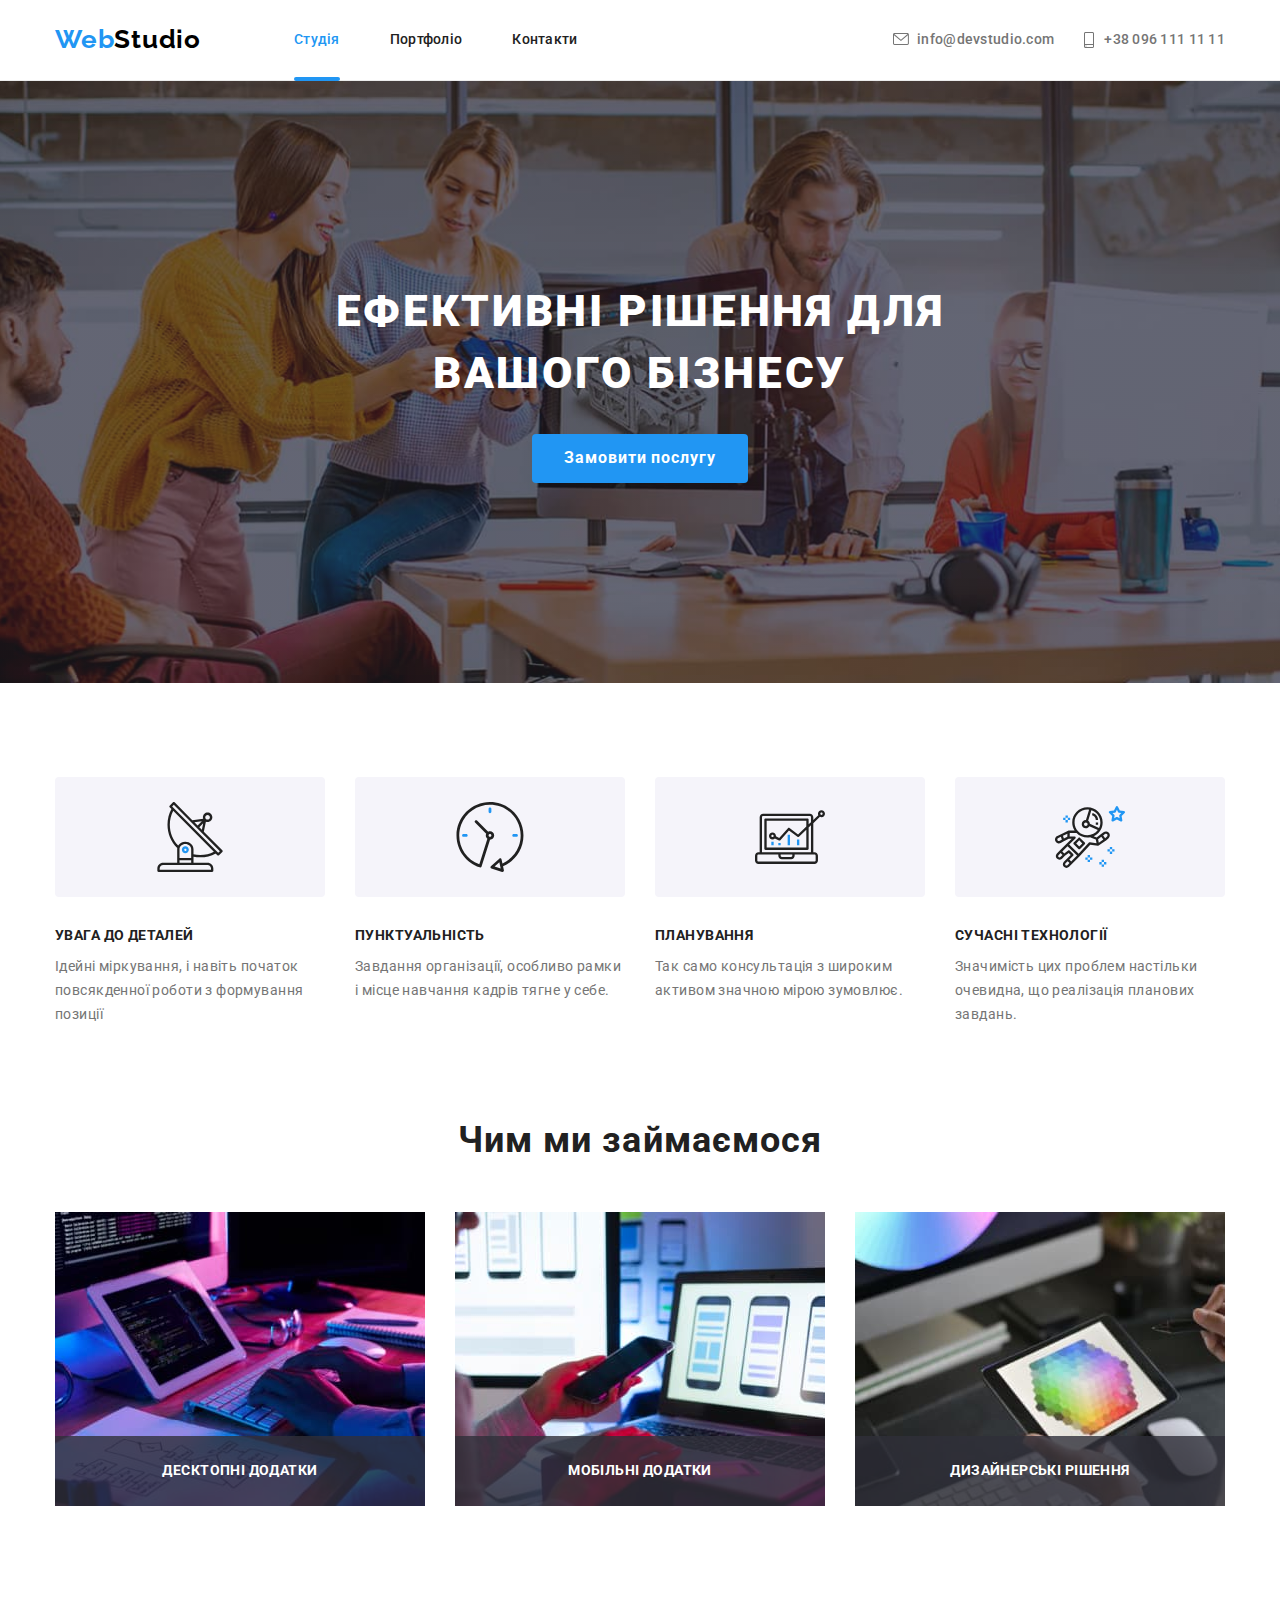
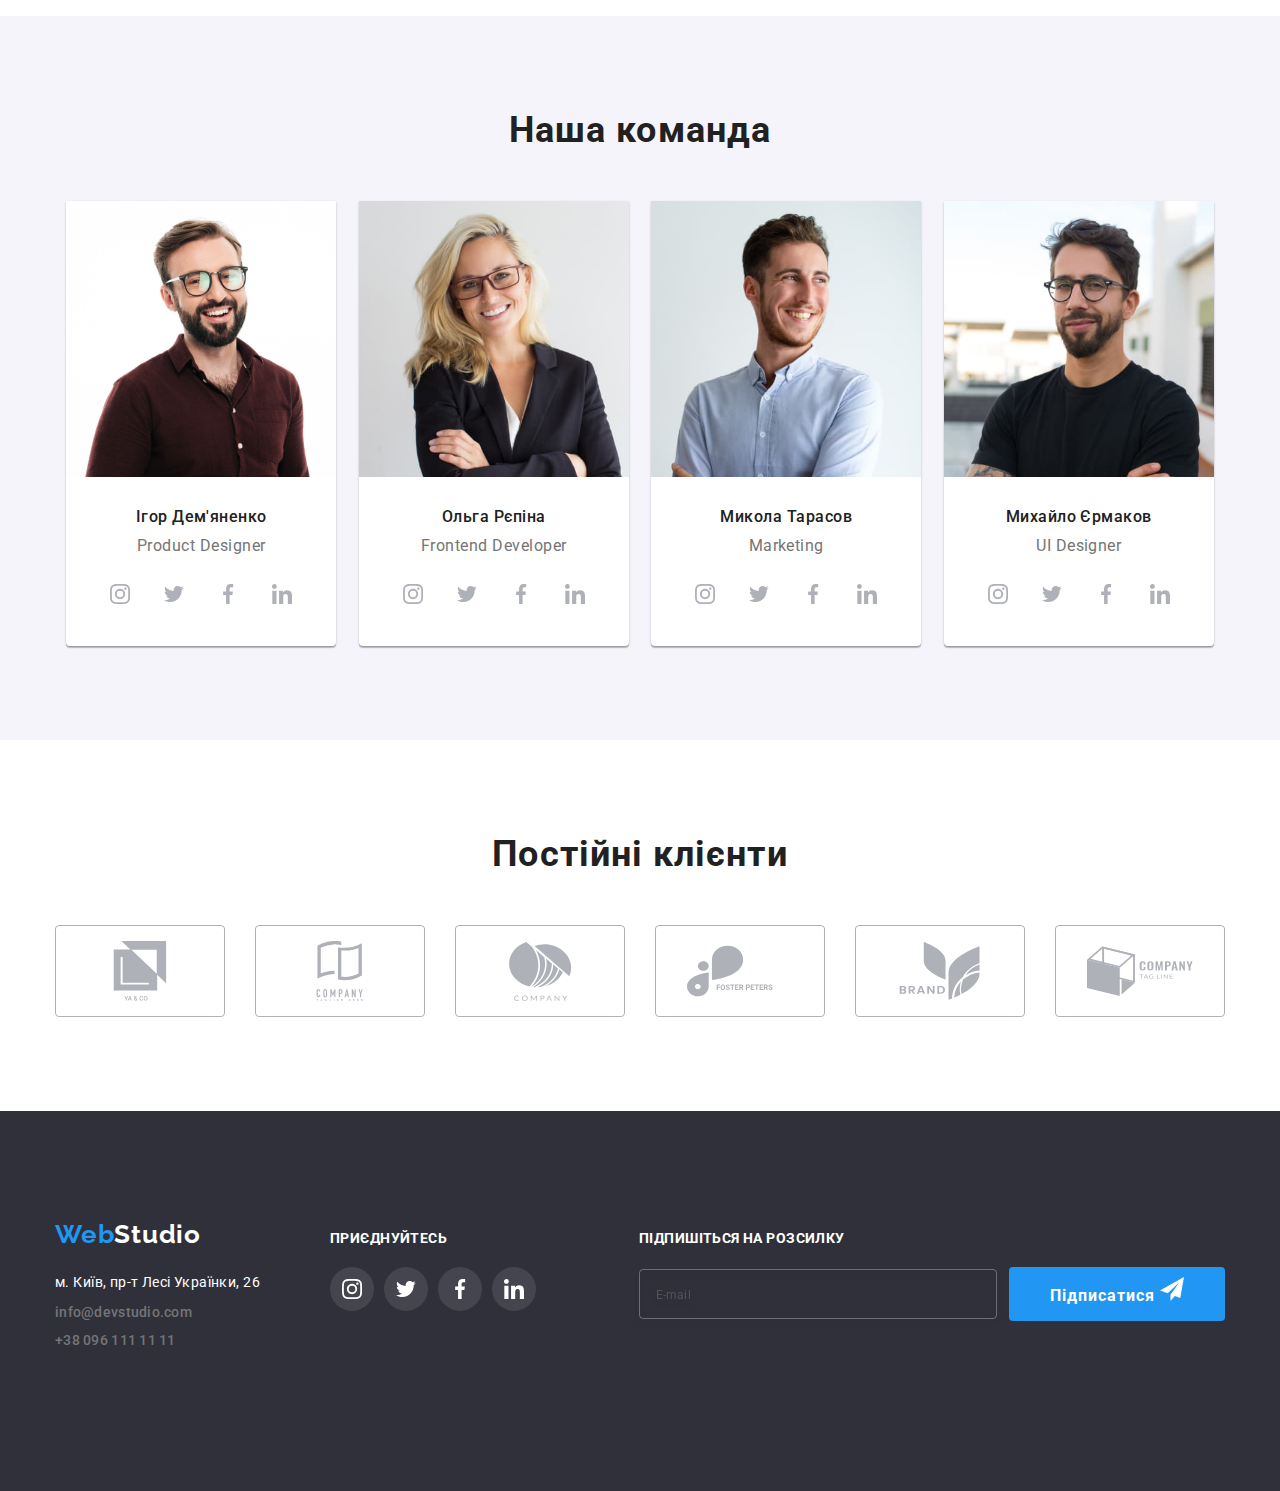
<file: index.html>
<!DOCTYPE html>
<html lang="uk">

<head>

    <meta charset="UTF-8">
    <meta http-equiv="X-UA-Compatible" content="IE=edge">
    <meta name="viewport" content="width=device-width, initial-scale=1.0">
    <link rel="preconnect" href="https://fonts.googleapis.com">
    <link rel="preconnect" href="https://fonts.gstatic.com" crossorigin>
    <link
        href="https://fonts.googleapis.com/css2?family=Raleway:wght@700&family=Roboto:wght@400;500;700;900&display=swap"
        rel="stylesheet">
    <title>Document</title>
    <link rel="stylesheet"
        href="https://cdnjs.cloudflare.com/ajax/libs/modern-normalize/1.1.0/modern-normalize.min.css">
    <link rel="stylesheet" href="./css/main.min.css">
</head>

<body>
    <header class="header">
        <div class="container">
            <div class="header__container">
                <nav class="header__nav">
                    <a href="#" class="logo">Web<span class="logo__part">Studio</span></a>
                    <ul class="navigation">
                        <li class="navigation__item">
                            <a href="#" class="navigation__link current-link current ">Студія</a>
                        </li>
                        <li class="navigation__item">
                            <a href="./portfolio.html" class="navigation__link">Портфоліо</a>
                        </li>
                        <li class="navigation__item">
                            <a href="#" class="navigation__link">Контакти </a>
                        </li>
                    </ul>
                    <ul class="contacts list">
                        <li>
                            <a href="mailto:info@devstudio.com" class="contacts__item ">
                                <svg class="envelope" width="16px" height="12px">
                                    <use href="./images/icons.svg#icon-envelope"></use>
                                </svg>
                                info@devstudio.com</a>
                        </li>
                        <li>
                            <a href="tel:+380961111111" class="contacts__item">
                                <svg class="smartphone" width="10px" height="16px">
                                    <use href="./images/icons.svg#icon-smartphone"></use>
                                </svg>
                                +38 096 111 11 11</a></li>
                    </ul>
                    <button 
                    type="button"   
                    class="menu-toggle js-open-menu"
          aria-expanded="false"
          aria-controls="mobile-menu"
                  >
                    <svg 
                    width="40px"
                    height="40px"
                    aria-label="Перемикач мобільного меню"
                    >
                    <!-- <use class="icon-cross2" href="./images/icons.svg#icon-cross2"></use> -->
                        <use class="icon-menu" href="./images/icons.svg#icon-menu-icon"></use>
                    </svg>
                    </button>
                    <!--<button type="button" 
                    class="menu-button" 
                    aria-expanded="false"
                    aria-controls="menu__container"
                    data-menu-button>
                        <svg 
                        width="40px"
                        height="40px"
                        aria-label="Перемикач мобільного меню"
                        >
                            <use class="icon-cross2" href="./images/icons.svg#icon-cross2"></use>
                            <use class="icon-menu" href="./images/icons.svg#icon-menu-icon"></use>
                        </svg>
                    </button>
                    <div class="menu__container" id="menu__container" data-menu>
                        <div class="menu__container-wrap">
                        <ul class="menu__navigation">
                            <li class="menu__navigation-item">
                                <a href="#" class="navigation__link current-link current ">Студія</a>
                            </li>
                            <li class="menu__navigation-item">
                                <a href="./portfolio.html" class="navigation__link">Портфоліо</a>
                            </li>
                            <li class="menu__navigation-item">
                                <a href="#" class="navigation__link">Контакти </a>
                            </li>
                        </ul>
                        <ul class="contacts list">
                            <li>
                                <a href="tel:+380961111111" class="contacts__item menu current">
                                    <svg class="smartphone" width="10px" height="16px">
                                        <use href="./images/icons.svg#icon-smartphone"></use>
                                    </svg>
                                    +38 096 111 11 11</a></li>
                            <li><a href="mailto:info@devstudio.com" class="contacts__item menu">
                                    <svg class="envelope" width="16px" height="12px">
                                        <use href="./images/icons.svg#icon-envelope"></use>
                                    </svg>
                                    info@devstudio.com</a>
                            </li>

                        </ul>
                        <ul class="mobile-network">
                            <li class="mobile-network__item">
                              <a href="#" class="mobile-network__link">Instagram</a
                              ><span class="mobile-network__line"></span>
                            </li>
                            <li class="mobile-network__item">
                              <a href="#" class="mobile-network__link">Twitter</a
                              ><span class="mobile-network__line"></span>
                            </li>
                            <li class="mobile-network__item">
                              <a href="#" class="mobile-network__link">Facebook</a
                              ><span class="mobile-network__line"></span>
                            </li>
                            <li class="mobile-network__item">
                              <a href="#" class="mobile-network__link">LinkedIn</a>
                            </li>
                          </ul>
                          </div>-->
                </nav>
            </div>
         </div>
         <div class="mob-menu js-menu-container" id="mobile-menu">
            <div class="container">
                <button 
                type="button"
                class="menu-toggle2 js-close-menu" >
                <svg 
                width="40px"
                height="40px"
                aria-label="Перемикач мобільного меню"
                >
                <use class="icon-cross2" href="./images/icons.svg#icon-cross2"></use>
                    <!-- <use class="icon-menu" href="./images/icons.svg#icon-menu-icon"></use> -->
                </svg>
                </button>
            <div>
            <nav>
                <ul class="mob-menu-list">
                    <li class="mob-menu__item">
                        <a href="#" class="mob-menu__link current-link mob-menu__link--current">Студія</a>
                    </li>
                    <li class="mob-menu__item">
                        <a href="./portfolio.html" class="mob-menu__link">Портфоліо</a>
                    </li>
                    <li class="mob-menu__item">
                        <a href="#" class="mob-menu__link">Контакти </a>
                    </li>
                </ul>
            </nav>
        </div>
        <div>
            <ul class="mob-menu__contacts list">
                <li>
                    <a href="tel:+380961111111" class="mob-menu__tel .mob-menu__tel--current list">
                        <svg class="smartphone" width="10px" height="16px">
                            <use href="./images/icons.svg#icon-smartphone"></use>
                        </svg>
                        +38 096 111 11 11</a>
                    </li>
                <li>
                    <a href="mailto:info@devstudio.com" class="mob-menu__email list">
                        <svg class="envelope" width="16px" height="12px">
                            <use href="./images/icons.svg#icon-envelope"></use>
                        </svg>
                        info@devstudio.com</a>
                </li>
               
                </ul>
                    <ul class="mobile-network">
                        <li class="mobile-network__item">
                          <a href="#" class="mobile-network__link">Instagram</a
                          ><span class="mobile-network__line"></span>
                        </li>
                        <li class="mobile-network__item">
                          <a href="#" class="mobile-network__link">Twitter</a
                          ><span class="mobile-network__line"></span>
                        </li>
                        <li class="mobile-network__item">
                          <a href="#" class="mobile-network__link">Facebook</a
                          ><span class="mobile-network__line"></span>
                        </li>
                        <li class="mobile-network__item">
                          <a href="#" class="mobile-network__link">LinkedIn</a>
                        </li>
                      </ul>
                    </div>
                </div>      
         </div>
    </header>
    <main>
        <section class="hero">
            <div class="container">
                <div class="hero__container">
                    <h1 class="hero__title">Ефективні рішення для вашого бізнесу</h1>
                    <button type="button" class="button cursors" data-modal-open>Замовити послугу</button>
                </div>
            </div>
        </section>
        <section class="advantage">
            <div class="container">
                <h2 class="advantage__title">Наші переваги</h2>
                <ul class="advantage-list list ">
                    <li class="advantage-list__item">
                        <div class="advantage-list__card">
                            <svg class="advantage-list__icon" width="70px" height="70px">
                                <use href="./images/icons.svg#icon-antena"></use>
                            </svg>
                        </div>
                        <h3 class="advantage-list__title">Увага до деталей</h3>
                        <p class="advantage-list__text">Ідейні міркування, і навіть початок повсякденної роботи з формування
                            позиції</p>
                    </li>
                    <li class="advantage-list__item">
                        <div class="advantage-list__card">
                            <svg class="advantage-list__icon" width="70px" height="70px">
                                <use href="./images/icons.svg#icon-clock1"></use>
                            </svg>

                        </div>
                        <h3 class="advantage-list__title">Пунктуальність</h3>
                        <p class="advantage-list__text">Завдання організації, особливо рамки і місце навчання кадрів тягне у
                            себе.</p>
                    </li>
                    <li class="advantage-list__item">
                        <div class="advantage-list__card">
                            <svg class="advantage-list__icon" width="70px" height="70px">
                                <use href="./images/icons.svg#icon-computer"></use>
                            </svg>

                        </div>
                        <h3 class="advantage-list__title">Планування</h3>
                        <p class="advantage-list__text">Так само консультація з широким активом значною мірою зумовлює.</p>
                    </li>
                    <li class="advantage-list__item">
                        <div class="advantage-list__card">
                            <svg class="advantage-list__icon" width="70px" height="70px">
                                <use href="./images/icons.svg#icon-astronaut1"></use>
                            </svg>

                        </div>
                        <h3 class="advantage-list__title">Сучасні технології</h3>
                        <p class="advantage-list__text">Значимість цих проблем настільки очевидна, що реалізація планових
                            завдань.</p>
                    </li>
                </ul>
            </div>
        </section>
        <section class="activity">
            <div class="container">
                <h2 class="title">Чим ми займаємося</h2>
                <ul class="activity-list list">
                    <li class="activity-list__item">
                        <div class="activity-list__thumb">
                            <img src="./images/coding.jpg"
                                alt="Чоловік пише код, використовуючи планшет і портативну клавіатуру" width="370"
                                class="activity-list__image">
                            <div class="activity-list__description">
                                <p class="action-text">Десктопні додатки</p>
                            </div>
                        </div>
                    </li>

                    <li class="activity-list__item">
                        <div class="activity-list__thumb">
                            <img src="./images/monitor.jpg"
                                alt="Людина створює дизайн веб-сайту для смартфона на ноутбуці" width="370"
                                class="activity-list__image">
                            <div class="activity-list__description">
                                <p class="action-text">Мобільні додатки</p>
                            </div>
                        </div>
                    </li>
                    <li class="activity-list__item">
                        <div class="activity-list__thumb">
                            <img src="./images/rainbow.jpg"
                                alt="Людина використовує планшет та стилус, щоб вибрати колір з палітри" width="370"
                                class="activity-list__image">
                            <div class="activity-list__description">
                                <p class="action-text">Дизайнерські рішення</p>
                            </div>
                        </div>
                    </li>
                </ul>
            </div>
        </section>
    <section class="team">
        <div class="container">
            <h2 class="title">Наша команда</h2>
            <ul class="team-list list">
                <li class="team-list__card">

                    <picture>
                        <source srcset="./images/team-img-mobile.jpg 1x, ./images/team-img-mobile@2x.jpg 2x"
                        media="max-width: 767px">
                        <source srcset="./images/team-img-tablet.jpg 1x, ./images/team-img-tablet@2.jpg 2x"
                        media="min-width: 768px, max-width: 1199px">
                        <sourse srcset="./images/team-img-desktop.jpg 1x, ./images/team-img-desktop@2.jpg 2x"
                        media="min-width: 1200px">
                        <img class="team-list__image" 
                        src="./images/team-img-mobile.jpg" 
                        alt="Усміхнений чоловік в окулярах" 
                        sizes="(min-width: 1200px) 25vw, (min-width: 768px) 50vw, 100vw"
                       >
                    </picture>
                    <div class="team-list__info">
                        <h3 class="team-list__title">Ігор Дем'яненко</h3>
                        <p lang="en" class="team-list__text">Product Designer</p>
                        <ul class="team-socials list">
                            <li class="team-socials__item">
                                <a href="" class="team-socials__link">
                                    <svg class="team-socials__icon" width="20px" height="20px">
                                        <use href="./images/icons.svg#icon-instagram"></use>
                                    </svg>
                                </a></li>
                            <li class="team-socials__item">
                                <a href="" class="team-socials__link">
                                    <svg class="team-socials__icon" width="20px" height="20px">
                                        <use href="./images/icons.svg#icon-twitter"></use>
                                    </svg>
                                </a></li>
                            <li class="team-socials__item">
                                <a href="" class="team-socials__link">
                                    <svg class="team-socials__icon" width="20px" height="20px">
                                        <use href="./images/icons.svg#icon-facebook"></use>
                                    </svg>
                                </a></li>
                            <li class="team-socials__item">
                                <a href="" class="team-socials__link">
                                    <svg class="team-socials__icon" width="20px" height="20px">
                                        <use href="./images/icons.svg#icon-linkedin"></use>
                                    </svg>
                                </a></li>
                        </ul>
                    </div>
                </li>
                <li class="team-list__card">
                    <picture>
                        <source srcset="./images/team-img2-mobile.jpg 1x, ./images/team-img2-mobile@2x.jpg 2x"
                        media="max-width: 767px">
                        <source srcset="./images/team-img2-tablet.jpg 1x, ./images/team-img2-tablet@2.jpg 2x"
                        media="min-width: 768px, max-width: 1199px">
                        <sourse srcset="./images/team-img2-desktop.jpg 1x, ./images/team-img2-desktop@2.jpg 2x"
                        media="min-width: 1200px">
                        <img class="team-list__image" 
                        src="./images/team-img2-mobile.jpg" 
                        alt="Усміхнена жінка в окулярах" 
                        sizes="(min-width: 1200px) 25vw, (min-width: 768px) 50vw, 100vw"
                       >
                    </picture>
                    <div class="team-list__info">
                        <h3 class="team-list__title">Ольга Рєпіна</h3>
                        <p lang="en" class="team-list__text">Frontend Developer</p>
                        <ul class="team-socials list">
                            <li class="team-socials__item">
                                <a href="" class="team-socials__link">
                                    <svg class="team-socials__icon" width="20px" height="20px">
                                        <use href="./images/icons.svg#icon-instagram"></use>
                                    </svg>
                                </a></li>
                            <li class="team-socials__item">
                                <a href="" class="team-socials__link">
                                    <svg class="team-socials__icon" width="20px" height="20px">
                                        <use href="./images/icons.svg#icon-twitter"></use>
                                    </svg>
                                </a></li>
                            <li class="team-socials__item">
                                <a href="" class="team-socials__link">
                                    <svg class="team-socials__icon" width="20px" height="20px">
                                        <use href="./images/icons.svg#icon-facebook"></use>
                                    </svg>
                                </a></li>
                            <li class="team-socials__item">
                                <a href="" class="team-socials__link">
                                    <svg class="team-socials__icon" width="20px" height="20px">
                                        <use href="./images/icons.svg#icon-linkedin"></use>
                                    </svg>
                                </a></li>
                        </ul>
                    </div>
                </li>
                <li class="team-list__card">
                    <picture>
                        <source srcset="./images/team-img3-mobile.jpg 1x, ./images/team-img3-mobile@2x.jpg 2x"
                        media="max-width: 767px">
                        <source srcset="./images/team-img3-tablet.jpg 1x, ./images/team-img3-tablet@2.jpg 2x"
                        media="min-width: 768px, max-width: 1199px">
                        <sourse srcset="./images/team-img3-desktop.jpg 1x, ./images/team-img3-desktop@2.jpg 2x"
                        media="min-width: 1200px">
                        <img class="team-list__image" 
                        src="./images/team-img3-mobile.jpg" 
                        alt="Усміхнений чоловік в окулярах" 
                        sizes="(min-width: 1200px) 25vw, (min-width: 768px) 50vw, 100vw"
                       >
                    </picture>
                    <div class="team-list__info">
                        <h3 class="team-list__title">Микола Тарасов</h3>
                        <p lang="en" class="team-list__text">Marketing</p>
                        <ul class="team-socials list">
                            <li class="team-socials__item">
                                <a href="" class="team-socials__link">
                                    <svg class="team-socials__icon" width="20px" height="20px">
                                        <use href="./images/icons.svg#icon-instagram"></use>
                                    </svg>
                                </a></li>
                            <li class="team-socials__item">
                                <a href="" class="team-socials__link">
                                    <svg class="team-socials__icon" width="20px" height="20px">
                                        <use href="./images/icons.svg#icon-twitter"></use>
                                    </svg>
                                </a></li>
                            <li class="team-socials__item">
                                <a href="" class="team-socials__link">
                                    <svg class="team-socials__icon" width="20px" height="20px">
                                        <use href="./images/icons.svg#icon-facebook"></use>
                                    </svg>
                                </a></li>
                            <li class="team-socials__item">
                                <a href="" class="team-socials__link">
                                    <svg class="team-socials__icon" width="20px" height="20px">
                                        <use href="./images/icons.svg#icon-linkedin"></use>
                                    </svg>
                                </a></li>
                        </ul>
                    </div>
                    
                </li>
                <li class="team-list__card">
                    <picture>
                        <source srcset="./images/team-img4-mobile 1x, ./images/team-img4-mobile@2.jpg 2x"
                        media="max-width: 767px">
                        <source srcset="./images/team-img4-tablet.jpg 1x, ./images/team-img4-tablet@2.jpg 2x"
                        media="min-width: 768px, max-width: 1199px">
                        <sourse srcset="./images/team-img4-desktop.jpg 1x, ./images/team-img4-desktop@2.jpg 2x"
                        media="min-width: 1200px">
                        <img class="team-list__image" 
                        src="./images/team-img4-mobile.jpg" 
                        alt="Усміхнений чоловік в окулярах" 
                        sizes="(min-width: 1200px) 25vw, (min-width: 768px) 50vw, 100vw">
                    </picture>
                    <div class="team-list__info">
                        <h3 class="team-list__title">Михайло Єрмаков</h3>
                        <p lang="en" class="team-list__text">UI Designer</p>
                        <ul class="team-socials list">
                            <li class="team-socials__item">
                                <a href="" class="team-socials__link">
                                    <svg class="team-socials__icon" width="20px" height="20px">
                                        <use href="./images/icons.svg#icon-instagram"></use>
                                    </svg>
                                </a></li>
                            <li class="team-socials__item">
                                <a href="" class="team-socials__link">
                                    <svg class="team-socials__icon" width="20px" height="20px">
                                        <use href="./images/icons.svg#icon-twitter"></use>
                                    </svg>
                                </a></li>
                            <li class="team-socials__item">
                                <a href="" class="team-socials__link">
                                    <svg class="team-socials__icon" width="20px" height="20px">
                                        <use href="./images/icons.svg#icon-facebook"></use>
                                    </svg>
                                </a></li>
                            <li class="team-socials__item">
                                <a href="" class="team-socials__link">
                                    <svg class="team-socials__icon" width="20px" height="20px">
                                        <use href="./images/icons.svg#icon-linkedin"></use>
                                    </svg>
                                </a>
                            </li>
                        </ul>
                    </div>
                </li>
            </ul>
        </div>
    </div>
    </section>
        <section class="clients">
            <div class="clients-container container">
                <h2 class="title">Постійні клієнти</h2>
                <ul class="clients-list list">
                    <li class="clients-list__item">
                        <a href="" class="clients-list__link">
                            <svg class="clients-list__icon" width="106px" height="60px">
                                <use href="./images/icons.svg#icon-yaco"></use>
                            </svg>
                        </a></li>
                    <li class="clients-list__item">
                        <a href="" class="clients-list__link">
                            <svg class="clients-list__icon" width="106px" height="60px">
                                <use href="./images/icons.svg#icon-taglineher"></use>
                            </svg>
                        </a></li>
                    <li class="clients-list__item">
                        <a href="" class="clients-list__link">
                            <svg class="clients-list__icon" width="106px" height="60px">
                                <use href="./images/icons.svg#icon-company"></use>
                            </svg>
                        </a></li>
                    <li class="clients-list__item">
                        <a href="" class="clients-list__link">
                            <svg class="clients-list__icon" width="106px" height="60px">
                                <use href="./images/icons.svg#icon-fosterpeters"></use>
                            </svg>
                        </a></li>
                    <li class="clients-list__item">
                        <a href="" class="clients-list__link">
                            <svg class="clients-list__icon" width="106px" height="60px">
                                <use href="./images/icons.svg#icon-brand"></use>
                            </svg>
                        </a></li>
                    <li class="clients-list__item">
                        <a href="" class="clients-list__link">
                            <svg class="clients-list__icon" width="106px" height="60px">
                                <use href="./images/icons.svg#icon-tagline"></use>
                            </svg>
                        </a></li>
                </ul>
            </div>
        </section>
    </main>
    <footer class="footer">
        <div class="footer__container container">
            <div class="uniting-container">
            <div class="footer__navigation">
                <a href="#" class="logo footer__logo">Web<span class="logo-part footer__logo-part">Studio</span></a>
                <address>
                    <ul class="footer__list list">
                        <li class="footer__nav">
                            <a href="https://goo.gl/maps/Ni8b5LG6es7MUAs99" class="footer__map">м. Київ, пр-т Лесі Українки,
                                26</a>
                        </li>
                        <li class="footer__nav">
                            <a href="mailto:info@devstudio.com" class="footer-contacts__item">info@devstudio.com</a>
                        </li>
                        <li class="footer__nav">
                            <a href="tel:+380961111111" class="footer-contacts__item">+38 096 111 11 11</a>
                        </li>
                    </ul>
                </address>
            </div>
            <div class="footer-socials">
                <p class=" footer-socials__action-text action-text">Приєднуйтесь</p>
                <ul class="socials list">
                    <li class="socials__item">
                        <a href="" class="socials__link">
                            <svg class="socials__icon" width="20px" height="20px">
                                <use href="./images/icons.svg#icon-instagram"></use>
                            </svg>
                        </a></li>
                    <li class="socials__item"><a href="" class="socials__link">
                            <svg class="socials__icon" width="20px" height="20px">
                                <use href="./images/icons.svg#icon-twitter"></use>
                            </svg>
                        </a></li>
                    <li class="socials__item"><a href="" class="socials__link">
                            <svg class="socials__icon" width="20px" height="20px">
                                <use href="./images/icons.svg#icon-facebook"></use>
                            </svg>
                        </a></li>
                    <li class="socials__item"><a href="" class="socials__link">
                            <svg class="socials__icon" width="20px" height="20px">
                                <use href="./images/icons.svg#icon-linkedin"></use>
                            </svg>
                        </a>
                    </li>
                </ul>
            </div> 
        </div>
            <div class="footer-form">

                <p class="footer-socials__action-text action-text">Підпишіться на розсилку</p>
                <form class="form-container">
                    <label for="form-container__email" class="form-container__label"></label>
                    <input type="email" class="form-container__input" id="footer-form-email" placeholder="E-mail"
                        width="358px" height="50px">
                    <button class="form-container__button button" type="submit">Підписатися
                        <svg class="form-container__icon" width="24px" height="24px">
                            <use href="./images/icons.svg#icon-send"></use>
                        </svg>
                    </button>
                </form>

            </div>
        </div>
    </footer>
    <div class="backdrop is-hidden" data-modal>
        <div class="modal">
            <h2 class="modal__title">Залиште свої дані, ми вам передзвонимо</h2>
            <form class="contact-form" name="contact-form">
                <label class="contact-form__label" for="user-name" autocomplete="on">Імʼя</label>
                <div class="contact-form__element">
                    <input class="contact-form__input" name="user-name" id="user-name" autofocus />
                    <svg class="contact-form__icon" width="18px" height="18px">
                        <use href="./images/icons.svg#icon-person"></use>
                    </svg>
                </div>
                <label class="contact-form__label" for="tel" autocomplete="on">Телефон</label>
                <div class="contact-form__element">
                    <input class="contact-form__input" type="tel" name="tel" id="tel" />
                    <svg class="contact-form__icon" width="18px" height="18px">
                        <use href="./images/icons.svg#icon-phone"></use>
                    </svg>
                </div>
                <label class="contact-form__label" for="email" autocomplete="on">Пошта</label>
                <div class="contact-form__element">
                    <input class="contact-form__input" type="email" name="email" id="email" />
                    <svg class="contact-form__icon" width="18px" height="18px">
                        <use href="./images/icons.svg#icon-email"></use>
                    </svg>
                </div>
                <div class="contact-form__element">
                    <label class="contact-form__label" for="user-comment">Коментар</label>
                    <textarea class="contact-form__comment" name="user-comment" id="user-comment"
                        placeholder="Введіть текст"></textarea>
                </div>
                <div class="checkbox">
                    <label for="policy" class="checkbox__label">
                        <input id="policy" type="checkbox" class="checkbox__input" name="terms-checkbox">
                        <span class="checkbox__icon"></span>

                        <p>Погоджуюся з розсилкою та приймаю
                            <a class="checkbox__text" href="#">Умови договору</a>
                        </p>
                    </label>
                </div>
                <button class="contact-form__button" type="submit">Відправити</button>
            </form>
            <button type="button" class="modal__button" data-modal-close>
                <svg class="cross" width="11px" height="11px">
                    <use href="./images/icons.svg#icon-cross"></use>
                </svg>
            </button>
        </div>
    </div>
    <script src="./js/modal.js"></script>
    <script defer src="js/mobile-menu.js"></script>
</body>

</html>
</file>
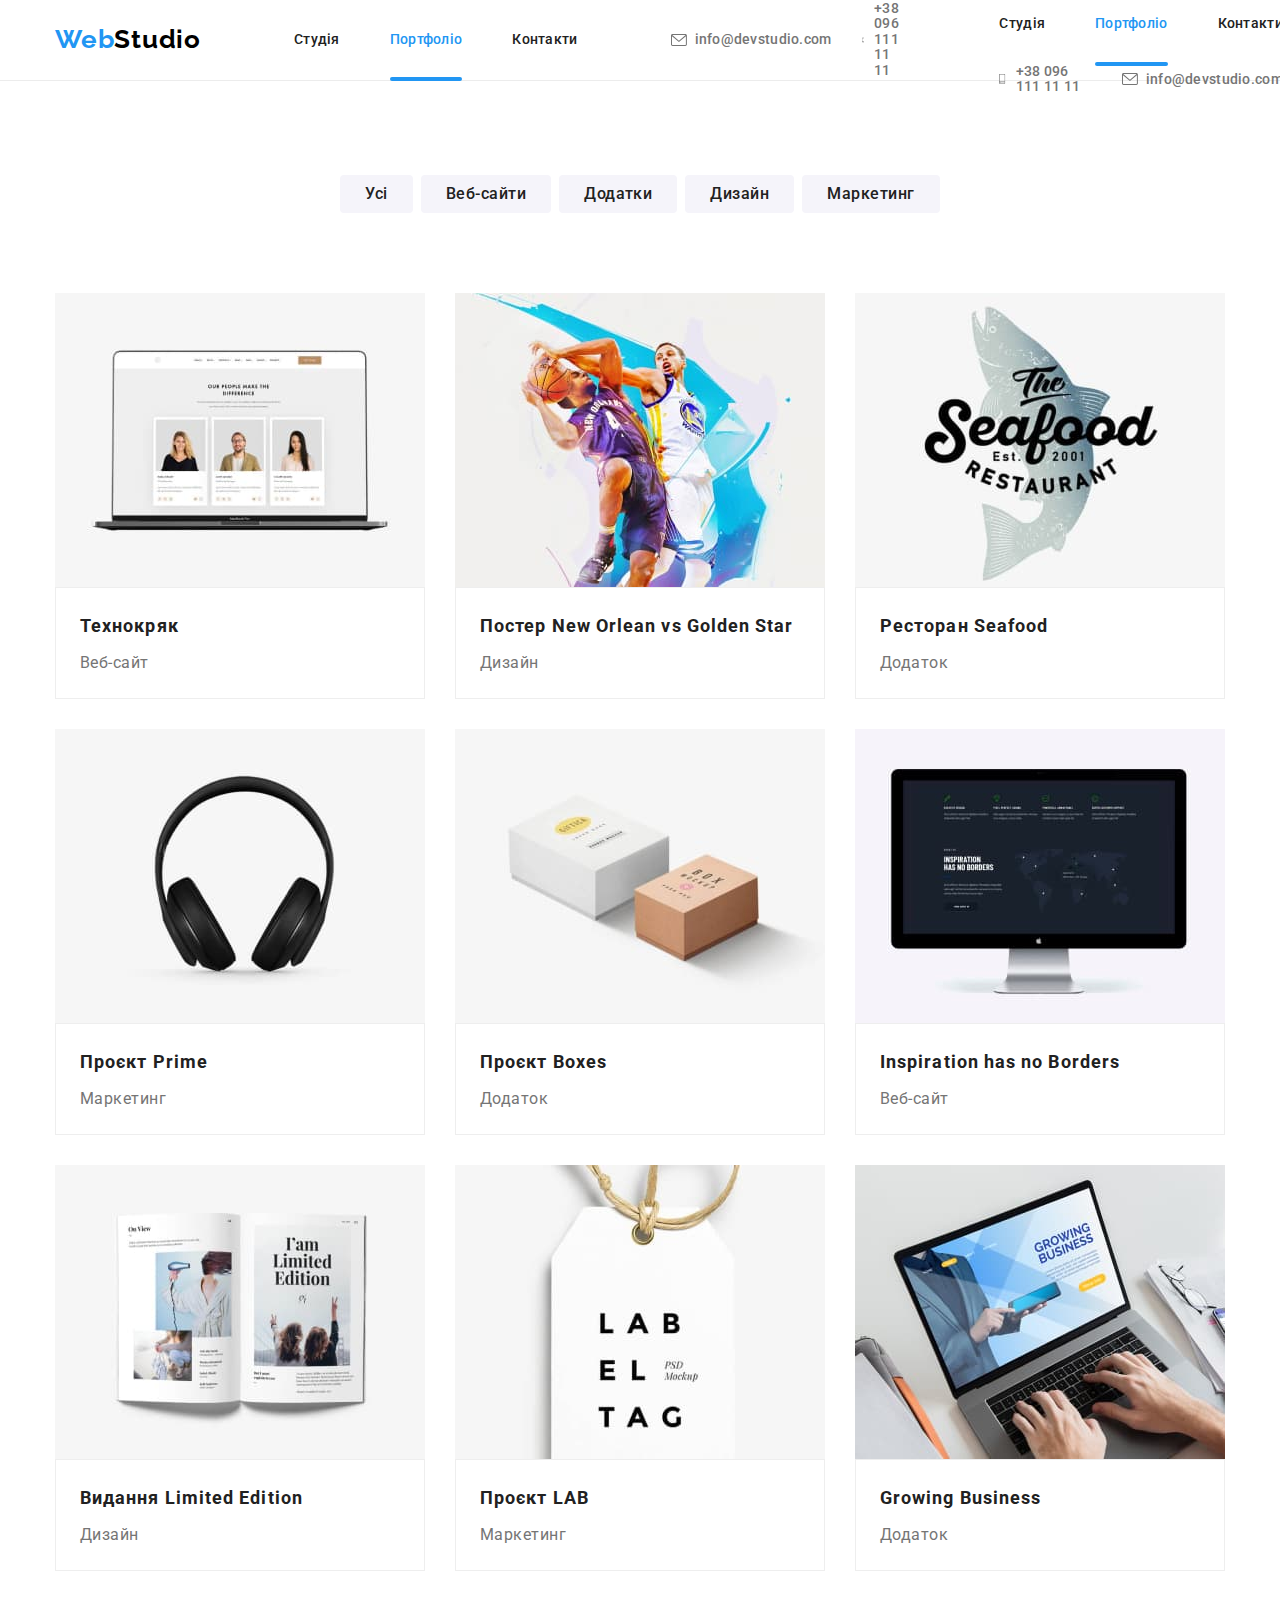
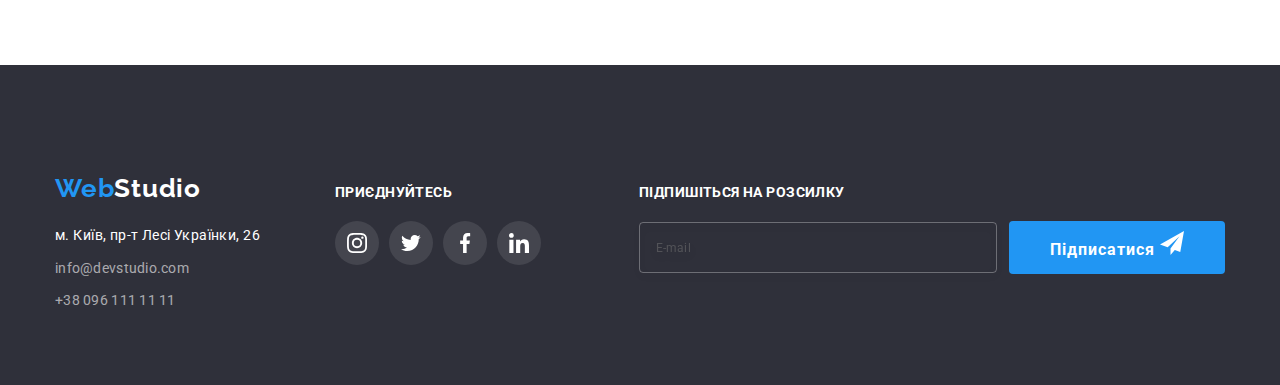
<file: portfolio.html>
<!DOCTYPE html>
<html lang="uk">

<head>
    <meta charset="UTF-8">
    <meta http-equiv="X-UA-Compatible" content="IE=edge">
    <meta name="viewport" content="width=device-width, initial-scale=1.0">
    <link rel="preconnect" href="https://fonts.googleapis.com">
    <link rel="preconnect" href="https://fonts.gstatic.com" crossorigin>
    <link
        href="https://fonts.googleapis.com/css2?family=Raleway:wght@700&family=Roboto:wght@400;500;700;900&display=swap"
        rel="stylesheet">
    <title>Document</title>
    <link rel="stylesheet"
        href="https://cdnjs.cloudflare.com/ajax/libs/modern-normalize/1.1.0/modern-normalize.min.css">
    <link rel="stylesheet" href="./css/main.min.css">
</head>

<body>
    <header class="header">
        <div class="container">
            <div class="header__container">
                <nav class="header__nav">
                    <a href="#" class="logo">Web<span class="logo__part">Studio</span></a>
                    <ul class="navigation">
                        <li class="navigation__item">
                            <a href="./index.html" class="navigation__link">Студія</a>
                        </li>
                        <li class="navigation__item">
                            <a href="./portfolio.html" class="navigation__link current-link current">Портфоліо</a>
                        </li>
                        <li class="navigation__item">
                            <a href="#" class="navigation__link">Контакти </a>
                        </li>
                    </ul>
                    <ul class="contacts list">
                        <li>
                            <a href="mailto:info@devstudio.com" class="contacts__item ">
                                <svg class="envelope" width="16px" height="12px">
                                    <use href="./images/icons.svg#icon-envelope"></use>
                                </svg>
                                info@devstudio.com</a>
                        </li>
                        <li>
                            <a href="tel:+380961111111" class="contacts__item">
                                <svg class="smartphone" width="10px" height="16px">
                                    <use href="./images/icons.svg#icon-smartphone"></use>
                                </svg>
                                +38 096 111 11 11</a></li>
                    </ul>
                    <button type="button" 
                    class="menu-button" 
                    aria-expanded="false"
                    aria-controls="menu__container"
                    data-menu-button>
                        <svg 
                        width="40px"
                        height="40px"
                        aria-label="Перемикач мобільного меню"
                        >
                            <use class="icon-cross2" href="./images/icons.svg#icon-cross2"></use>
                            <use class="icon-menu" href="./images/icons.svg#icon-menu-icon"></use>
                        </svg>
                    </button>
                    <div class="menu__container" id="menu__container" data-menu>
                        <ul class="navigation">
                            <li class="navigation__item">
                                <a href="#" class="navigation__link">Студія</a>
                            </li>
                            <li class="navigation__item">
                                <a href="./portfolio.html" class="navigation__link current-link current">Портфоліо</a>
                            </li>
                            <li class="navigation__item">
                                <a href="#" class="navigation__link">Контакти </a>
                            </li>
                        </ul>
                        <ul class="contacts list">
                            <li>
                                <a href="tel:+380961111111" class="contacts__item menu current">
                                    <svg class="smartphone" width="10px" height="16px">
                                        <use href="./images/icons.svg#icon-smartphone"></use>
                                    </svg>
                                    +38 096 111 11 11</a></li>
                            <li><a href="mailto:info@devstudio.com" class="contacts__item menu">
                                    <svg class="envelope" width="16px" height="12px">
                                        <use href="./images/icons.svg#icon-envelope"></use>
                                    </svg>
                                    info@devstudio.com</a>
                            </li>

                        </ul>
                        <ul class="mobile-network">
                            <li class="mobile-network__item">
                              <a href="#" class="mobile-network__link">Instagram</a
                              ><span class="mobile-network__line"></span>
                            </li>
                            <li class="mobile-network__item">
                              <a href="#" class="mobile-network__link">Twitter</a
                              ><span class="mobile-network__line"></span>
                            </li>
                            <li class="mobile-network__item">
                              <a href="#" class="mobile-network__link">Facebook</a
                              ><span class="mobile-network__line"></span>
                            </li>
                            <li class="mobile-network__item">
                              <a href="#" class="mobile-network__link">LinkedIn</a>
                            </li>
                          </ul>
        </div>
    </header>
    <main>
    <section class="portfolio-content">
        <div class="container">
            <h2 class="portfolio-content__title">Portfolio content</h2>
            <ul class="filter list">
                <li class="filter__item">
                    <button type="button" class="filter__button cursors">Усі</button>
                </li>
                <li class="filter__item">
                    <button type="button" class="filter__button cursors">Веб-сайти</button>
                </li>
                <li class="filter__item">
                    <button type="button" class="filter__button cursors">Додатки</button>
                </li>
                <li class="filter__item">
                    <button type="button" class="filter__button cursors">Дизайн</button>
                </li>
                <li class="filter__item">
                    <button type="button" class="filter__button cursors">Маркетинг</button>
                </li>
            </ul>
                <ul class="cardset list">
                    <li class="cardset__element">
                        <div class="cardset__thumb">
                            <img src="./images/portfolio1.jpg" alt="Екран лептопу з відкритим веб-сайтом" width="370"
                                class="cardset__image">
                            <div class="cadrset-hover">
                                <p class="cadrset-hove__text">Ресурс пропонує комплексні пропозиції з різним рівнем функціоналу та сервісів. Все це
                                    дозволить відвідувачу отримати
                                    вичерпні відомості про компанію чи приватну особу.</p>
                            </div>
                        </div>
                        <div class="cardset__description">
                            <h3 class="cardset__title">Технокряк</h3>
                            <p class="cardset__text">Веб-сайт</p>
                        </div>
                    </li>

                    <li class="cardset__element">
                        <div class="cardset__thumb">
                            <img src="./images/portfolio2.jpg"
                                alt="Баскетболіст намагається забрати мʼяч у супротивника" width="370"
                               class="cardset__image">
                            <div class="cadrset-hover">
                                <p class="cadrset-hove__text">Ресурс пропонує комплексні пропозиції з різним рівнем функціоналу та сервісів. Все це
                                    дозволить відвідувачу отримати
                                    вичерпні відомості про компанію чи приватну особу.</p>
                            </div>
                        </div>
                    <div class="cardset__description">
                        <h3 class="cardset__title">Постер New Orlean vs Golden Star</h3>
                        <p class="cardset__text">Дизайн</p>
                    </div>
                    </li>
                <li class="cardset__element">
                    <div class="cardset__thumb">
                            <img src="./images/portfolio3.jpg" alt="Вивіска рибного ресторану" width="370"
                               class="cardset__image">
                            <div class="cadrset-hover">
                                <p class="cadrset-hove__text">Ресурс пропонує комплексні пропозиції з різним рівнем функціоналу та сервісів. Все це
                                    дозволить відвідувачу отримати
                                    вичерпні відомості про компанію чи приватну особу.</p>
                            </div>
                        </div>
                        <div class="cardset__description">
                            <h3 class="cardset__title">Ресторан Seafood</h3>
                            <p class="cardset__text">Додаток</p>
                        </div>
                    </li>
                    <li class="cardset__element">
                        <div class="cardset__thumb">
                            <img src="./images/portfoli4.jpg" alt="Великі бездротові навушники" width="370"
                               class="cardset__image">
                            <div class="cadrset-hover">
                                <p class="cadrset-hove__text">Ресурс пропонує комплексні пропозиції з різним рівнем функціоналу та сервісів. Все це
                                    дозволить відвідувачу отримати
                                    вичерпні відомості про компанію чи приватну особу.</p>
                            </div>
                        </div>
                    <div class="cardset__description">
                        <h3 class="cardset__title">Проєкт Prime</h3>
                            <p class="cardset__text">Маркетинг</p>
                        </div>
                    </li>
                    <li class="cardset__element">
                        <div class="cardset__thumb">
                            <img src="./images/portfolio5.jpg" alt="Одна біла та менша коричнева коробки" width="370"
                               class="cardset__image">
                            <div class="cadrset-hover">
                                <p class="cadrset-hove__text">Ресурс пропонує комплексні пропозиції з різним рівнем функціоналу та сервісів. Все це
                                    дозволить відвідувачу отримати
                                    вичерпні відомості про компанію чи приватну особу.</p>
                            </div>
                        </div>
                        <div class="cardset__description">
                            <h3 class="cardset__title">Проєкт Boxes</h3>
                            <p class="cardset__text">Додаток</p>
                        </div>
                    </li>
                    <li class="cardset__element">
                        <div class="cardset__thumb">
                            <img src="./images/portfolio6.jpg"
                                alt="Монітор компʼютера Apple з відкритим сайтом веб-студії" width="370"
                                class="cardset__image">
                            <div class="cadrset-hover">
                                <p class="cadrset-hove__text">Ресурс пропонує комплексні пропозиції з різним рівнем функціоналу та сервісів. Все це
                                    дозволить відвідувачу отримати
                                    вичерпні відомості про компанію чи приватну особу.</p>
                            </div>
                        </div>
                        <div class="cardset__description">
                            <h3 class="cardset__title">Inspiration has no Borders</h3>
                            <p class="cardset__text">Веб-сайт</p>
                        </div>
                    </li>
                    <li class="cardset__element">
                        <div class="cardset__thumb">
                            <img src="./images/portfolio7.jpg" alt="Розгорнутий журнал моди" width="370"
                                class="cardset__image">
                            <div class="cadrset-hover">
                                <p class="cadrset-hove__text">Ресурс пропонує комплексні пропозиції з різним рівнем функціоналу та сервісів. Все це
                                    дозволить відвідувачу отримати
                                    вичерпні відомості про компанію чи приватну особу.</p>
                            </div>
                        </div>
                        <div class="cardset__description">
                            <h3 class="cardset__title">Видання Limited Edition</h3>
                            <p class="cardset__text">Дизайн</p>
                        </div>
                    </li>
                    <li class="cardset__element">
                        <div class="cardset__thumb">
                            <img src="./images/portfolio8.jpg" alt="Біла етикетка з надписом LAB EL TAG" width="370"
                               class="cardset__image">
                            <div class="cadrset-hover">
                                <p class="cadrset-hove__text">Ресурс пропонує комплексні пропозиції з різним рівнем функціоналу та сервісів. Все це
                                    дозволить відвідувачу отримати
                                    вичерпні відомості про компанію чи приватну особу.</p>
                            </div>
                        </div>
                        <div class="cardset__description">
                            <h3 class="cardset__title">Проєкт LAB</h3>
                            <p class="cardset__text">Маркетинг</p>
                        </div>
                    </li>
                    <li class="cardset__element">
                        <div class="cardset__thumb">
                            <img src="./images/portfolio9.jpg"
                                alt="Чоловік шукає інформацію на сайті з просування бізнесу, використовуючи MacBook"
                                width="370" class="cardset__image">
                            <div class="cadrset-hover">
                                <p class="cadrset-hove__text">Ресурс пропонує комплексні пропозиції з різним рівнем функціоналу та сервісів. Все це
                                    дозволить відвідувачу отримати
                                    вичерпні відомості про компанію чи приватну особу.</p>
                            </div>
                        </div>
                        <div class="cardset__description">
                            <h3 class="cardset__title">Growing Business</h3>
                            <p class="cardset__text">Додаток</p>
                        </div>
                    </li>
                </ul>
            </div>
        </section>
    </main>
    <footer class="footer">
        <div class="footer__container container">
            <div class="footer__navigation">
                <a href="#" class="logo footer__logo">Web<span class="logo-part footer__logo-part">Studio</span></a>
                <address>
                    <ul class="footer__list list">
                        <li class="footer__nav">
                            <a href="https://goo.gl/maps/Ni8b5LG6es7MUAs99" class="footer__map">м. Київ, пр-т Лесі Українки,
                                26</a>
                        </li>
                        <li class="footer__nav">
                            <a href="mailto:info@devstudio.com" class="contacts__item">info@devstudio.com</a>
                        </li>
                        <li class="footer__nav">
                            <a href="tel:+380961111111" class="contacts__item">+38 096 111 11 11</a>
                        </li>
                    </ul>
                </address>
            </div>
            <div class="footer-socials">
                <p class=" footer-socials__action-text action-text">Приєднуйтесь</p>
                <ul class="socials list">
                    <li class="socials__item">
                        <a href="" class="socials__link">
                            <svg class="socials__icon" width="20px" height="20px">
                                <use href="./images/icons.svg#icon-instagram"></use>
                            </svg>
                        </a></li>
                    <li class="socials__item"><a href="" class="socials__link">
                            <svg class="socials__icon" width="20px" height="20px">
                                <use href="./images/icons.svg#icon-twitter"></use>
                            </svg>
                        </a></li>
                    <li class="socials__item"><a href="" class="socials__link">
                            <svg class="socials__icon" width="20px" height="20px">
                                <use href="./images/icons.svg#icon-facebook"></use>
                            </svg>
                        </a></li>
                    <li class="socials__item"><a href="" class="socials__link">
                            <svg class="socials__icon" width="20px" height="20px">
                                <use href="./images/icons.svg#icon-linkedin"></use>
                            </svg>
                        </a>
                    </li>
                </ul>
            </div>
            <div class="footer-form">
                <p class="footer-socials__action-text action-text">Підпишіться на розсилку</p>
                <form class="form-container">
                    <label for="form-container__email" class="form-container__label"></label>
                    <input type="email" class="form-container__input" id="footer-form-email" placeholder="E-mail"
                        width="358px" height="50px">
                    <button class="form-container__button button" type="submit">Підписатися
                        <svg class="form-container__icon" width="24px" height="24px">
                            <use href="./images/icons.svg#icon-send"></use>
                        </svg>
                    </button>
            </div>
            </form>
        </div>
    </footer>
    <script src="./js/modal.js"></script>
    <script defer src="js/mobile-menu.js"></script>
</body>

</html>
</file>
<file: css/main.min.css>
.cardset,.filter,.footer__list,.footer__navigation,.clients-list,.socials,.team-socials,.team-list__card,.advantage-list,.contacts,.navigation{list-style:none;padding:0px;margin:0px}.portfolio-content__title,.advantage__title{position:absolute;display:none;white-space:nowrap;width:1px;height:1px;overflow:hidden;border:0;padding:0;clip:rect(0);-webkit-clip-path:inset(50%);clip-path:inset(50%);margin:-1px}@media screen and (min-width: 768px){.current-link::after{position:absolute;content:"";width:100%;bottom:-2px;position:absolute;border-radius:2px;height:4px;background-color:#2196f3}}.current-link{position:relative}.current{color:#2196f3}.is-hidden{opacity:0;visibility:hidden;pointer-events:none}::-webkit-input-placeholder{font-weight:400;font-size:12px;line-height:1.16;letter-spacing:.01em;color:rgba(117,117,117,.5)}::-moz-placeholder{font-weight:400;font-size:12px;line-height:1.16;letter-spacing:.01em;color:rgba(117,117,117,.5)}:-ms-input-placeholder{font-weight:400;font-size:12px;line-height:1.16;letter-spacing:.01em;color:rgba(117,117,117,.5)}::-ms-input-placeholder{font-weight:400;font-size:12px;line-height:1.16;letter-spacing:.01em;color:rgba(117,117,117,.5)}::placeholder{font-weight:400;font-size:12px;line-height:1.16;letter-spacing:.01em;color:rgba(117,117,117,.5)}html{-webkit-box-sizing:border-box;box-sizing:border-box}*,* ::before,* ::after{-webkit-box-sizing:inherit;box-sizing:inherit}body{color:#757575;background-color:#fff;font-family:"Roboto"}.container{margin-right:auto;margin-left:auto;padding-right:15px;padding-left:15px}@media screen and (min-width: 480px){.container{width:480px}}@media(min-width: 768px){.container{width:768px}}@media(min-width: 1200px){.container{width:1200px}}img{display:block;max-width:100%;height:auto}.title{margin-top:0;margin-bottom:30px;text-align:center;color:#212121;font-weight:700;font-size:28px;line-height:1.17;letter-spacing:.03em}@media screen and (min-width: 1200px){.title{font-size:36px;line-height:1.16;margin-bottom:50px}}.action-text{text-transform:uppercase;margin-top:0;margin-bottom:0;color:#fff;font-weight:700;font-size:14px;line-height:1.14;letter-spacing:.03em}@media screen and (max-width: 1199px){.action-text{text-align:center}}@media screen and (min-width: 1200px){.action-text{text-align:left}}.button{display:inline-block;margin:0 auto;border-radius:4px;padding:10px 32px;min-width:216px;color:#fff;background-color:#2196f3;border:0;font-family:"Roboto";font-weight:700;font-size:16px;line-height:1.8;letter-spacing:.06em;-webkit-transition-property:background-color,-webkit-box-shadow;transition-property:background-color,-webkit-box-shadow;transition-property:background-color,box-shadow;transition-property:background-color,box-shadow,-webkit-box-shadow;-webkit-transition-duration:250ms;transition-duration:250ms;-webkit-transition-timing-function:cubic-bezier(0.4, 0, 0.2, 1);transition-timing-function:cubic-bezier(0.4, 0, 0.2, 1)}.button:hover,.button:focus{background-color:#188ce8;border:0;-webkit-box-shadow:0px 4px 4px rgba(0,0,0,.15);box-shadow:0px 4px 4px rgba(0,0,0,.15);cursor:pointer}.form-container__button{display:block;margin:0 auto}.filter__button{display:inline-block;color:#212121;background-color:#f5f4fa;border:0;font-family:"Roboto";font-weight:500;font-size:16px;line-height:1.6;letter-spacing:.03em;border-radius:4px;padding:6px 22px;text-align:center;margin-top:0;-webkit-transition-property:color,background-color,-webkit-box-shadow;transition-property:color,background-color,-webkit-box-shadow;transition-property:color,background-color,box-shadow;transition-property:color,background-color,box-shadow,-webkit-box-shadow;-webkit-transition-duration:250ms;transition-duration:250ms;-webkit-transition-timing-function:cubic-bezier(0.4, 0, 0.2, 1);transition-timing-function:cubic-bezier(0.4, 0, 0.2, 1)}.filter__button:first-child{display:inline-block;padding:6px 25px}.filter__button:hover,.filter__button:focus{color:#fff;background-color:#2196f3;-webkit-box-shadow:0px 3px 1px rgba(0,0,0,.1),0px 1px 2px rgba(0,0,0,.08),0px 2px 2px rgba(0,0,0,.12);box-shadow:0px 3px 1px rgba(0,0,0,.1),0px 1px 2px rgba(0,0,0,.08),0px 2px 2px rgba(0,0,0,.12)}.menu-button{position:absolute;top:10px;right:15px;display:-webkit-inline-box;display:-ms-inline-flexbox;display:inline-flex;padding:0;margin:0;background-color:rgba(0,0,0,0);border:none;z-index:2}@media screen and (min-width: 768px){.menu-button{display:none}}.menu-button .icon-cross2{display:none}.menu-button.is-open .icon-cross2{display:block}.menu-button.is-open .icon-menu{display:none}.logo{-ms-flex-negative:0;flex-shrink:0;color:#2196f3;text-decoration:none;font-family:"Raleway";font-weight:700;font-size:26px;line-height:1.2;letter-spacing:.03em}.logo__part{color:#000}.header{margin-top:0;position:relative;border-bottom:1px solid #ececec;background-color:#fff}.header__container{display:-webkit-box;display:-ms-flexbox;display:flex;margin-top:0;height:80px;-webkit-box-align:center;-ms-flex-align:center;align-items:center;margin-left:auto;padding-top:24px;padding-bottom:25px;position:relative}@media screen and (max-width: 480px){.header__container{height:60px}}.header__nav{display:-webkit-box;display:-ms-flexbox;display:flex;margin-top:0;-webkit-box-align:center;-ms-flex-align:center;align-items:center;-webkit-box-pack:justify;-ms-flex-pack:justify;justify-content:space-between;-webkit-box-flex:1;-ms-flex-positive:1;flex-grow:1}@media screen and (min-width: 768px){.header__nav{display:-webkit-box;display:-ms-flexbox;display:flex;-webkit-box-align:center;-ms-flex-align:center;align-items:center;gap:93px}}.mob-menu{position:fixed;top:0;left:0;z-index:1;padding-top:48px;padding-bottom:48px;width:100%;height:100vh;background-color:#fff;overflow:auto;-webkit-transform:translateX(100%);transform:translateX(100%);-webkit-transition:-webkit-transform 250ms cubic-bezier(0.4, 0, 0.2, 1);transition:-webkit-transform 250ms cubic-bezier(0.4, 0, 0.2, 1);transition:transform 250ms cubic-bezier(0.4, 0, 0.2, 1);transition:transform 250ms cubic-bezier(0.4, 0, 0.2, 1), -webkit-transform 250ms cubic-bezier(0.4, 0, 0.2, 1)}.mob-menu.is-open{-webkit-transform:translateX(0);transform:translateX(0)}@media screen and (min-width: 768px){.mob-menu{display:none}}.mob-menu>.container{height:100%;display:-webkit-box;display:-ms-flexbox;display:flex;-webkit-box-orient:vertical;-webkit-box-direction:normal;-ms-flex-direction:column;flex-direction:column;-webkit-box-pack:justify;-ms-flex-pack:justify;justify-content:space-between}.mob-menu__contacts{list-style:none}.mob-menu-list{list-style:none}.mob-menu__item:not(:last-child){margin-bottom:32px}.mob-menu__link{text-decoration:none;font-family:inherit;color:#212121;display:block;-webkit-transition-property:color;transition-property:color;-webkit-transition-duration:250ms;transition-duration:250ms;-webkit-transition-timing-function:cubic-bezier(0.4, 0, 0.2, 1);transition-timing-function:cubic-bezier(0.4, 0, 0.2, 1);font-weight:500;font-size:26px;line-height:1.172;letter-spacing:.02em;text-align:start;text-transform:none}.mob-menu__link:hover,.mob-menu__link:focus{color:#2196f3}.mob-menu__link--current{color:#2196f3}.mob-menu__tel{text-decoration:none;font-family:inherit;color:#2196f3;display:block;-webkit-transition-property:color;transition-property:color;-webkit-transition-duration:250ms;transition-duration:250ms;-webkit-transition-timing-function:cubic-bezier(0.4, 0, 0.2, 1);transition-timing-function:cubic-bezier(0.4, 0, 0.2, 1);font-size:28px;font-weight:500px}.mob-menu__tel:hover,.mob-menu__tel:focus{color:#2196f3}.mob-menu__email{text-decoration:none;font-family:inherit;color:#757575;display:block;-webkit-transition-property:color;transition-property:color;-webkit-transition-duration:250ms;transition-duration:250ms;-webkit-transition-timing-function:cubic-bezier(0.4, 0, 0.2, 1);transition-timing-function:cubic-bezier(0.4, 0, 0.2, 1);font-size:24px;font-weight:500px}.mob-menu__email:hover,.mob-menu__email:focus{color:#2196f3}.mob-menu__tel .mob-menu__tel--current{color:#2196f3}.menu-toggle{min-height:40px;min-width:40px;display:-webkit-box;display:-ms-flexbox;display:flex;-webkit-box-align:center;-ms-flex-align:center;align-items:center;-webkit-box-pack:center;-ms-flex-pack:center;justify-content:center;margin:0;padding:0;background-color:rgba(0,0,0,0);cursor:pointer;border:none;border-radius:50%;outline:none;right:15px;position:absolute;color:currentColor}@media(min-width: 768px){.menu-toggle{display:none}}.menu-toggle2{min-height:40px;min-width:40px;display:-webkit-box;display:-ms-flexbox;display:flex;-webkit-box-align:center;-ms-flex-align:center;align-items:center;-webkit-box-pack:center;-ms-flex-pack:center;justify-content:center;margin:0;padding:0;background-color:rgba(0,0,0,0);cursor:pointer;border:none;border-radius:50%;outline:none;top:10px;right:15px;position:absolute;color:currentColor}.navigation{display:none;gap:50px}@media screen and (max-width: 767px){.navigation{margin-right:auto;max-width:480px;min-height:100%}}@media screen and (min-width: 768px){.navigation{display:-webkit-box;display:-ms-flexbox;display:flex;-ms-flex-wrap:nowrap;flex-wrap:nowrap;display:flex;-webkit-box-pack:center;-ms-flex-pack:center;justify-content:center;-webkit-box-align:center;-ms-flex-align:center;align-items:center}}@media screen and (max-width: 767px){.menu__navigation{position:relative;padding:0;list-style:none;max-width:480px;min-height:100%;display:-webkit-box;display:-ms-flexbox;display:flex;-webkit-box-orient:vertical;-webkit-box-direction:normal;-ms-flex-direction:column;flex-direction:column;margin-bottom:auto}}.navigation__item{display:-webkit-box;display:-ms-flexbox;display:flex;-webkit-box-align:center;-ms-flex-align:center;align-items:center;-webkit-box-pack:center;-ms-flex-pack:center;justify-content:center}@media screen and (max-width: 767px){.navigation__item{display:block;-webkit-box-pack:left;-ms-flex-pack:left;justify-content:left}}.menu__navigation-item:not(:last-child){margin-bottom:40px}.navigation__link{color:#212121;font-weight:500;font-size:14px;line-height:1.1;letter-spacing:.02em;text-decoration:none;-webkit-transition:color 250ms cubic-bezier(0.4, 0, 0.2, 1);transition:color 250ms cubic-bezier(0.4, 0, 0.2, 1)}.navigation__link:hover,.navigation__link:focus{color:#2196f3}@media screen and (max-width: 767px){.navigation__link{font-size:40px;line-height:1.175;padding:0}}@media screen and (min-width: 768px){.navigation__link{padding-top:32px;padding-bottom:32px}}.navigation__link.current{position:relative;display:-webkit-box;display:-ms-flexbox;display:flex;-webkit-box-pack:center;-ms-flex-pack:center;justify-content:center;-webkit-box-align:center;-ms-flex-align:center;align-items:center;color:#2196f3}@media screen and (max-width: 767px){.navigation__link.current{color:#2196f3}}@media screen and (max-width: 767px){.navigation__link :last-child{margin-bottom:306px}}.contacts{display:block;padding:0;gap:30px}@media screen and (min-width: 768px){.contacts [href^=tel]{margin-bottom:0;margin-right:0}}@media screen and (min-width: 1200px){.contacts{display:-webkit-box;display:-ms-flexbox;display:flex;-webkit-box-align:center;-ms-flex-align:center;align-items:center;margin-left:auto}}.contacts__item{color:#757575;font-weight:500;font-size:14px;font-style:normal;line-height:1.1;letter-spacing:.02em;text-decoration:none;-webkit-transition:color 250ms cubic-bezier(0.4, 0, 0.2, 1);transition:color 250ms cubic-bezier(0.4, 0, 0.2, 1)}@media screen and (max-width: 767px){.contacts__item{display:block;font-size:34px;line-height:1.16;-webkit-box-pack:left;-ms-flex-pack:left;justify-content:left;margin-bottom:30px}}@media screen and (min-width: 768px)and (max-width: 1199px){.contacts__item{display:-webkit-box;display:-ms-flexbox;display:flex;-webkit-box-pack:start;-ms-flex-pack:start;justify-content:flex-start;-webkit-box-align:center;-ms-flex-align:center;align-items:center;margin-bottom:10px;font-size:12px}}.contacts__item:hover,.contacts__item:focus{color:#2196f3}@media screen and (min-width: 1200px){.contacts__item{display:-webkit-box;display:-ms-flexbox;display:flex}}@media screen and (min-width: 1200px){.contacts__item{-webkit-box-align:center;-ms-flex-align:center;align-items:center}}@media screen and (max-width: 767px){.header__nav>.contacts{display:none}}@media screen and (max-width: 767px){.contacts__item.current{color:#2196f3}}.contacts__item:hover .smartphone{fill:#2196f3}.contacts__item:focus .smartphone{fill:#2196f3}.envelope{margin-right:10px;fill:#757575;fill:currentColor;margin-right:8px;-webkit-transition:fill 250ms cubic-bezier(0.4, 0, 0.2, 1);transition:fill 250ms cubic-bezier(0.4, 0, 0.2, 1)}.contacts:hover .envelope{fill:#2196f3}.contacts:focus .envelope{fill:#2196f3}@media screen and (max-width: 767px){.envelope{display:none}}.smartphone{margin-right:10px;fill:#757575;-webkit-transition:fill 250ms cubic-bezier(0.4, 0, 0.2, 1);transition:fill 250ms cubic-bezier(0.4, 0, 0.2, 1)}@media screen and (max-width: 767px){.smartphone{display:none}}.mobile-network{display:-webkit-box;display:-ms-flexbox;display:flex}@media screen and (min-width: 768px){.mobile-network{display:none}}.mobile-network__item{display:-webkit-box;display:-ms-flexbox;display:flex;-webkit-box-pack:center;-ms-flex-pack:center;justify-content:center;-webkit-box-align:center;-ms-flex-align:center;align-items:center}@media screen and (max-width: 320px){.mobile-network{font-size:12px}}.mobile-network__link{text-decoration:none;font-family:inherit;color:inherit;display:block;-webkit-transition-property:color;transition-property:color;-webkit-transition-duration:250ms;transition-duration:250ms;-webkit-transition-timing-function:cubic-bezier(0.4, 0, 0.2, 1);transition-timing-function:cubic-bezier(0.4, 0, 0.2, 1);font-weight:500;font-size:14px;line-height:1.222;letter-spacing:.02em;text-align:start;text-transform:none;color:#2196f3;margin-top:63px}@media(min-width: 480px){.mobile-network__link{font-size:18px}}.mobile-network__link:hover,.mobile-network__link:focus{color:#2196f3}.mobile-network__link:hover,.mobile-network__link:focus{color:#2196f3}.mobile-network__line{width:22px;height:0;border-width:1px;border-style:solid;border-color:rgba(33,33,33,.2);border-radius:0;-webkit-transform:rotate(90deg);transform:rotate(90deg);margin-top:63px}.hero{padding-top:118px;padding-bottom:118px;background-color:#2f303a;background-image:-webkit-gradient(linear, left top, left bottom, from(rgba(47, 48, 58, 0.4)), to(rgba(47, 48, 58, 0.4))),url(../images/header-img.jpg);background-image:linear-gradient(rgba(47, 48, 58, 0.4), rgba(47, 48, 58, 0.4)),url(../images/header-img.jpg);background-repeat:no-repeat;background-position:center;max-width:480px;margin-left:auto;margin-right:auto;background-size:cover}@media screen and (max-width: 767px){.hero{background-image:-webkit-gradient(linear, left top, left bottom, from(rgba(47, 48, 58, 0.4)), to(rgba(47, 48, 58, 0.4))),url("../images/header-img.jpg");background-image:linear-gradient(rgba(47, 48, 58, 0.4), rgba(47, 48, 58, 0.4)),url("../images/header-img.jpg");max-width:480px;height:400px}}@media screen and (max-width: 767px)and (min-device-pixel-ratio: 2),screen and (max-width: 767px)and (-webkit-min-device-pixel-ratio: 2),screen and (max-width: 767px)and (min-resolution: 192dpi),screen and (max-width: 767px)and (min-resolution: 2dppx){.hero{background-image:-webkit-gradient(linear, left top, left bottom, from(rgba(47, 48, 58, 0.4)), to(rgba(47, 48, 58, 0.4))),url("../images/header-img@2x.jpg");background-image:linear-gradient(rgba(47, 48, 58, 0.4), rgba(47, 48, 58, 0.4)),url("../images/header-img@2x.jpg")}}@media screen and (min-width: 768px){.hero{background-image:-webkit-gradient(linear, left top, left bottom, from(rgba(47, 48, 58, 0.4)), to(rgba(47, 48, 58, 0.4))),url("../images/header-img-tablet.jpg");background-image:linear-gradient(rgba(47, 48, 58, 0.4), rgba(47, 48, 58, 0.4)),url("../images/header-img-tablet.jpg");max-width:768px}}@media screen and (min-width: 768px)and (min-device-pixel-ratio: 2),screen and (min-width: 768px)and (-webkit-min-device-pixel-ratio: 2),screen and (min-width: 768px)and (min-resolution: 192dpi),screen and (min-width: 768px)and (min-resolution: 2dppx){.hero{background-image:-webkit-gradient(linear, left top, left bottom, from(rgba(47, 48, 58, 0.4)), to(rgba(47, 48, 58, 0.4))),url("../images/header-img-tablet@2x.jpg");background-image:linear-gradient(rgba(47, 48, 58, 0.4), rgba(47, 48, 58, 0.4)),url("../images/header-img-tablet@2x.jpg")}}@media screen and (min-width: 1200px){.hero{background-image:-webkit-gradient(linear, left top, left bottom, from(rgba(47, 48, 58, 0.4)), to(rgba(47, 48, 58, 0.4))),url("../images/header-img-desktop.jpg");background-image:linear-gradient(rgba(47, 48, 58, 0.4), rgba(47, 48, 58, 0.4)),url("../images/header-img-desktop.jpg");max-width:1600px;padding-top:200px;padding-bottom:200px}}@media screen and (min-width: 1200px)and (min-device-pixel-ratio: 2),screen and (min-width: 1200px)and (-webkit-min-device-pixel-ratio: 2),screen and (min-width: 1200px)and (min-resolution: 192dpi),screen and (min-width: 1200px)and (min-resolution: 2dppx){.hero{background-image:-webkit-gradient(linear, left top, left bottom, from(rgba(47, 48, 58, 0.4)), to(rgba(47, 48, 58, 0.4))),url("../images/header-img-desktop@2x.jpg");background-image:linear-gradient(rgba(47, 48, 58, 0.4), rgba(47, 48, 58, 0.4)),url("../images/header-img-desktop@2x.jpg")}}.hero .hero__container{-webkit-box-align:center;-ms-flex-align:center;align-items:center;-webkit-box-pack:center;-ms-flex-pack:center;justify-content:center;text-align:center}.hero .hero__title{margin:0 auto;margin-bottom:30px;margin-top:0px;max-width:360px;color:#fff;font-weight:900;font-size:26px;line-height:1.6;letter-spacing:.06em;text-transform:uppercase;text-align:center}@media screen and (min-width: 768px){.hero .hero__title{font-size:26px;line-height:1.6}}@media screen and (min-width: 1200px){.hero .hero__title{font-size:44px;line-height:1.4;max-width:696px}}.advantage{padding-top:60px;padding-bottom:60px;background-color:#fff}@media screen and (min-width: 1200px){.advantage{padding-bottom:94px;padding-top:94px}}.advantage-list{margin-top:0;font-size:14px;line-height:24px;letter-spacing:.03em}@media screen and (min-width: 768px){.advantage-list{display:-webkit-box;display:-ms-flexbox;display:flex;-ms-flex-wrap:wrap;flex-wrap:wrap;-webkit-box-pack:center;-ms-flex-pack:center;justify-content:center}}@media screen and (min-width: 1200px){.advantage-list{-ms-flex-wrap:nowrap;flex-wrap:nowrap}}.advantage-list__item{width:calc((100% - 0px)/1);margin-bottom:30px}.advantage-list__item:last-child{margin-right:0;margin-bottom:0px}@media screen and (min-width: 768px){.advantage-list__item{width:calc((100% - 60px)/2);margin-right:30px}}@media screen and (min-width: 768px)and (max-width: 1199px){.advantage-list__item:nth-child(2n){margin-right:0px}}@media screen and (min-width: 1200px){.advantage-list__item{width:calc((100% - 90px)/4);margin-bottom:0px}}.advantage-list__card{background-color:#f5f4fa;display:-webkit-box;display:-ms-flexbox;display:flex;width:auto;height:120px;border-radius:4px;-webkit-box-pack:center;-ms-flex-pack:center;justify-content:center;-webkit-box-align:center;-ms-flex-align:center;align-items:center;margin-top:0;margin-bottom:30px}@media screen and (min-width: 768px){.advantage-list__card{max-width:354px;width:auto}}@media screen and (min-width: 1200px){.advantage-list__card{width:270px}}.advantage-list__title{margin-top:0;margin-bottom:10px;font-weight:700;font-size:14px;line-height:1.2;letter-spacing:.03em;color:#212121;text-transform:uppercase;text-align:center}@media screen and (min-width: 768px){.advantage-list__title{text-align:left}}.advantage-list__text{margin-top:0;margin-bottom:0;width:100%}.activity{padding-bottom:94px;background-color:#fff}@media screen and (max-width: 1199px){.activity{display:none}}.activity-list{display:-webkit-box;display:-ms-flexbox;display:flex;padding:0px;-webkit-box-pack:justify;-ms-flex-pack:justify;justify-content:space-between}.activity-list__item{width:370px;display:block;max-width:100%;height:auto;margin-right:30px}.activity-list__item:last-child{margin-right:0}.activity-list__image{display:block;max-width:100%;height:auto}.activity-list__description{position:absolute;bottom:0;left:0;width:100%;height:70px;background-color:rgba(47,48,58,.8);display:-webkit-box;display:-ms-flexbox;display:flex;-webkit-box-align:center;-ms-flex-align:center;align-items:center;-webkit-box-pack:center;-ms-flex-pack:center;justify-content:center}.activity-list__thumb{position:relative;left:0}.team{padding-bottom:60px;padding-top:60px;background-color:#f5f4fa}@media screen and (min-width: 1200px){.team{padding-top:94px;padding-bottom:94px}}.team-list{padding:0px}@media screen and (min-width: 768px){.team-list{display:-webkit-box;display:-ms-flexbox;display:flex;-ms-flex-wrap:wrap;flex-wrap:wrap}}@media screen and (min-width: 1200px){.team-list{-webkit-box-pack:justify;-ms-flex-pack:justify;justify-content:space-between;margin-bottom:0}}.team-list__card{width:100%;height:auto;background-color:#fff;font-size:16px;line-height:1.2;letter-spacing:.03em;border-radius:0px 0px 4px 4px;-webkit-box-shadow:0px 1px 3px rgba(0,0,0,.12),0px 1px 1px rgba(0,0,0,.14),0px 2px 1px rgba(0,0,0,.2);box-shadow:0px 1px 3px rgba(0,0,0,.12),0px 1px 1px rgba(0,0,0,.14),0px 2px 1px rgba(0,0,0,.2);margin-left:auto;margin-right:auto;margin-bottom:30px}@media screen and (min-width: 768px){.team-list__card{width:calc((100% - 60px)/2)}}@media screen and (min-width: 1200px){.team-list__card{width:calc((100% - 90px)/4);margin-bottom:0}}.team-list__image{display:block;width:100%;height:auto;margin:0 auto}.team-list__info{padding-top:30px;padding-bottom:30px}.team-list__title{margin-top:0px;margin-bottom:10px;text-align:center;font-weight:500;font-size:16px;line-height:1.2;color:#212121}.team-list__text{margin-top:0;margin-bottom:16px;text-align:center}.team-socials{display:-webkit-box;display:-ms-flexbox;display:flex;-webkit-box-pack:center;-ms-flex-pack:center;justify-content:center;gap:10px}.team-socials__link{display:-webkit-box;display:-ms-flexbox;display:flex;-webkit-box-align:center;-ms-flex-align:center;align-items:center;-webkit-box-pack:center;-ms-flex-pack:center;justify-content:center;width:44px;height:44px;background-color:#fff;border-radius:50%;-webkit-transition-property:background-color;transition-property:background-color;-webkit-transition-duration:250ms;transition-duration:250ms;-webkit-transition-timing-function:cubic-bezier(0.4, 0, 0.2, 1);transition-timing-function:cubic-bezier(0.4, 0, 0.2, 1)}.team-socials__link:hover,.team-socials__link:focus{background-color:#2196f3}.team-socials__icon{fill:#afb1b8;-webkit-transition-property:fill;transition-property:fill;-webkit-transition-duration:250ms;transition-duration:250ms;-webkit-transition-timing-function:cubic-bezier(0.4, 0, 0.2, 1);transition-timing-function:cubic-bezier(0.4, 0, 0.2, 1)}.team-socials__link:hover .team-socials__icon{fill:#fff}.team-socials__link:focus .team-socials__icon{fill:#fff}.socials{display:-webkit-box;display:-ms-flexbox;display:flex;-webkit-box-pack:center;-ms-flex-pack:center;justify-content:center;gap:10px}.socials__link{display:-webkit-box;display:-ms-flexbox;display:flex;-webkit-box-align:center;-ms-flex-align:center;align-items:center;-webkit-box-pack:center;-ms-flex-pack:center;justify-content:center;width:44px;height:44px;background-color:rgba(255,255,255,.1);border-radius:50%;-webkit-transition:background-color 250ms cubic-bezier(0.4, 0, 0.2, 1);transition:background-color 250ms cubic-bezier(0.4, 0, 0.2, 1)}.socials__link:hover,.socials__link:focus{background-color:#2196f3}.socials__icon{fill:#fff}.clients{padding-top:60px;padding-bottom:60px}@media screen and (min-width: 1200px){.clients{padding-top:94px;padding-bottom:94px}}.clients-container{margin-left:auto;margin-right:auto}.clients-list{display:-webkit-box;display:-ms-flexbox;display:flex;-ms-flex-wrap:wrap;flex-wrap:wrap;gap:30px}@media screen and (max-width: 767px){.clients-list :nth-child(2n){gap:0}}@media screen and (max-width: 1199px){.clients-list :nth-child(3n){gap:0}}@media screen and (min-width: 1200px){.clients-list{-ms-flex-wrap:nowrap;flex-wrap:nowrap}}.clients-list__item{width:calc((100% - 30px)/2);height:92px}@media screen and (min-width: 768px){.clients-list__item{width:calc((100% - 60px)/3)}}@media screen and (min-width: 1200px){.clients-list__item{width:calc((100% - 150px)/6)}}.clients-list__link{display:-webkit-box;display:-ms-flexbox;display:flex;height:92px;border:1px solid #afb1b8;border-radius:4px;-webkit-box-align:center;-ms-flex-align:center;align-items:center;-webkit-box-pack:center;-ms-flex-pack:center;justify-content:center;fill:#afb1b8;-webkit-transition-property:border;transition-property:border;-webkit-transition-duration:250ms;transition-duration:250ms;-webkit-transition-timing-function:cubic-bezier(0.4, 0, 0.2, 1);transition-timing-function:cubic-bezier(0.4, 0, 0.2, 1)}.clients-list__link:hover,.clients-list__link:focus{border:1px solid #2196f3}.clients-list__icon{fill:#afb1b8;-webkit-transition:fill 250ms cubic-bezier(0.4, 0, 0.2, 1);transition:fill 250ms cubic-bezier(0.4, 0, 0.2, 1)}.clients-list__link:hover .clients-list__icon{fill:#2196f3}.clients-list__link:focus .clients-list__icon{fill:#2196f3}@media screen and (min-width: 1200px){.footer__container{-webkit-box-align:baseline;-ms-flex-align:baseline;align-items:baseline;-webkit-box-pack:justify;-ms-flex-pack:justify;justify-content:space-between;-ms-flex-wrap:nowrap;flex-wrap:nowrap;display:-webkit-box;display:-ms-flexbox;display:flex;justify-content:space-between;align-items:baseline}}@media screen and (min-width: 768px){.uniting-container{display:-webkit-box;display:-ms-flexbox;display:flex;-ms-flex-pack:distribute;justify-content:space-around;-webkit-box-align:baseline;-ms-flex-align:baseline;align-items:baseline;margin-bottom:60px}}.footer{padding-top:60px;padding-bottom:60px;background-color:#2f303a}.footer .contacts__item{color:rgba(255,255,255,.6);font-weight:400;font-size:14px;font-style:normal;line-height:1.71;letter-spacing:.02em;text-decoration:none;-webkit-transition:color 250ms cubic-bezier(0.4, 0, 0.2, 1);transition:color 250ms cubic-bezier(0.4, 0, 0.2, 1);margin-bottom:0}.footer-socials{margin-bottom:60px}.footer__navigation{display:-webkit-box;display:-ms-flexbox;display:flex;-webkit-box-orient:vertical;-webkit-box-direction:normal;-ms-flex-direction:column;flex-direction:column;-webkit-box-pack:center;-ms-flex-pack:center;justify-content:center;-webkit-box-align:center;-ms-flex-align:center;align-items:center;margin-bottom:60px;text-align:center}@media screen and (min-width: 768px){.footer__navigation{margin-bottom:0}}@media screen and (min-width: 1200px){.footer__navigation{margin-right:70px;text-align:left;-webkit-box-align:start;-ms-flex-align:start;align-items:start}}.footer__logo{margin-top:0;font-family:"Raleway";font-weight:700;font-size:26px;line-height:1.2;letter-spacing:.03em;text-decoration:none}@media screen and (max-width: 1199px){.footer__logo{text-align:center}}@media screen and (min-width: 1200px){.footer__logo{text-align:start}}.footer__logo-part{color:#fff;margin-bottom:20px}@media screen and (min-width: 1200px){.footer__logo-part{text-align:start}}.footer__list{margin-top:20px}.footer__nav{text-align:center;margin-top:0}@media screen and (min-width: 1200px){.footer__nav{text-align:left}}.footer__nav:not(:last-child){margin-bottom:9px;white-space:nowrap}.footer-contacts__item{color:#757575;font-weight:500;font-size:14px;font-style:normal;line-height:1.1;letter-spacing:.02em;text-decoration:none;-webkit-transition:color 250ms cubic-bezier(0.4, 0, 0.2, 1);transition:color 250ms cubic-bezier(0.4, 0, 0.2, 1)}@media screen and (max-width: 1199px){.footer-contacts__item{text-align:center}}@media screen and (min-width: 1200px){.footer-contacts__item{text-align:left}}.footer__map{color:#fff;text-decoration:none;font-style:normal;font-style:normal;font-size:14px;line-height:1.7;letter-spacing:.03em;text-decoration:none;-webkit-transition-property:color;transition-property:color;-webkit-transition-duration:250ms;transition-duration:250ms;-webkit-transition-timing-function:cubic-bezier(0.4, 0, 0.2, 1);transition-timing-function:cubic-bezier(0.4, 0, 0.2, 1)}.footer__map:hover,.footer__map:focus{color:#2196f3}@media screen and (max-width: 767px){.footer__map{text-align:center}}.footer-socials__action-text{margin-bottom:20px}@media screen and (max-width: 768px){.footer-socials__action-text{text-align:center}}.footer-form{margin-top:60px;display:block}@media screen and (max-width: 1199px){.footer-form{display:block;padding-left:0}}@media screen and (min-width: 1200px){.footer-form{padding-left:93px}}.form-container{display:block;margin-left:0;margin-right:0}@media screen and (max-width: 1199px){.form-container{max-width:450px;width:100%;margin:0 auto}}@media screen and (min-width: 1200px){.form-container{display:-webkit-box;display:-ms-flexbox;display:flex;-webkit-box-align:center;-ms-flex-align:center;align-items:center;padding:0;-webkit-box-pack:baseline;-ms-flex-pack:baseline;justify-content:baseline}}.form-container__input{border:1px solid rgba(255,255,255,.3);-webkit-filter:drop-shadow(0px 4px 4px rgba(0, 0, 0, 0.15));filter:drop-shadow(0px 4px 4px rgba(0, 0, 0, 0.15));border-radius:4px;background-color:rgba(0,0,0,0);padding:15px 16px;font-family:inherit;resize:none;color:#fff;width:100%}@media screen and (max-width: 1199px){.form-container__input{margin-left:auto;margin-right:auto;margin-bottom:20px}}@media screen and (min-width: 1200px){.form-container__input{width:358px;margin-right:12px}}.form-container__input ::-webkit-input-placeholder{color:var(--placeholder-color);font-weight:400;font-size:16px;line-height:20px}.form-container__input ::-moz-placeholder{color:var(--placeholder-color);font-weight:400;font-size:16px;line-height:20px}.form-container__input :-ms-input-placeholder{color:var(--placeholder-color);font-weight:400;font-size:16px;line-height:20px}.form-container__input ::-ms-input-placeholder{color:var(--placeholder-color);font-weight:400;font-size:16px;line-height:20px}.form-container__input ::placeholder{color:var(--placeholder-color);font-weight:400;font-size:16px;line-height:20px}.form-container__input:not(:-moz-placeholder-shown){color:var(--secondary-bcg-color)}.form-container__input:not(:-ms-input-placeholder){color:var(--secondary-bcg-color)}.form-container__input:not(:placeholder-shown){color:var(--secondary-bcg-color)}.form-container__button .button{gap:12px;padding:10px 28px;position:relative;font-weight:700;font-size:16px;line-height:1.875;letter-spacing:.06em;color:#2196f3}@media screen and (max-width: 1199px){.form-container__button .button{display:block;margin-top:0;margin-right:auto;margin-bottom:0;margin-left:auto}}@media screen and (max-width: 1199px){.footer__navigation>.contacts__item{text-align:center;margin-right:70px;margin-bottom:0}}.backdrop{position:fixed;top:0;left:0;width:100%;height:100%;background-color:rgba(0,0,0,.2);opacity:1;-webkit-transition:opacity 250ms cubic-bezier(0.4, 0, 0.2, 1),visibility 250ms cubic-bezier(0.4, 0, 0.2, 1),background-color 250ms cubic-bezier(0.4, 0, 0.2, 1);transition:opacity 250ms cubic-bezier(0.4, 0, 0.2, 1),visibility 250ms cubic-bezier(0.4, 0, 0.2, 1),background-color 250ms cubic-bezier(0.4, 0, 0.2, 1)}.modal{max-width:450px;max-height:100vh;overflow:auto;width:calc(100% - 30px);top:50%;left:50%;position:absolute;padding:40px;border-radius:4px;opacity:1;-webkit-transform:translate(-50%, -50%) scale(1);transform:translate(-50%, -50%) scale(1);background-color:#fff;-webkit-transition-property:-webkit-transform;transition-property:-webkit-transform;transition-property:transform;transition-property:transform, -webkit-transform;-webkit-transition-duration:250ms;transition-duration:250ms;-webkit-transition-timing-function:cubic-bezier(0.4, 0, 0.2, 1);transition-timing-function:cubic-bezier(0.4, 0, 0.2, 1)}.backdrop.is-hidden .modal{-webkit-transform:translate(-50%, -50%) scale(1.1);transform:translate(-50%, -50%) scale(1.1)}@media screen and (min-width: 768px){.modal{top:50%;left:50%;width:calc(100% - 318px)}}@media screen and (min-width: 1200px){.modal{min-width:528px;min-height:581px}}.modal__title{margin-top:0;margin-bottom:12px;font-weight:700;font-size:20px;line-height:1.15;text-align:center;letter-spacing:.03em;color:#212121}.modal__button{right:0;position:absolute;top:8px;right:8px;width:30px;height:30px;padding:9px 10px;border-radius:50%;border:1px solid rgba(0,0,0,.1);background-color:#fff;cursor:pointer}.modal__button:hover>.cross{fill:#2196f3;outline:none}.cross{-webkit-transform:translate(-50%, -50%);transform:translate(-50%, -50%);position:absolute;fill:#000;-webkit-transition:fill 250ms cubic-bezier(0.4, 0, 0.2, 1);transition:fill 250ms cubic-bezier(0.4, 0, 0.2, 1)}.contact-form__label{display:block;margin-bottom:4px;margin-top:10px;font-weight:400;font-size:12px;line-height:1.16;letter-spacing:.01em;color:#757575}.contact-form__element{position:relative}.contact-form__element:last-child{margin-bottom:20px}.contact-form__input{border:1px solid rgba(33,33,33,.2);border-radius:4px;width:100%;height:40px;padding:11px 12px 11px 32px}.contact-form__input::-webkit-input-placeholder{color:rgba(117,117,117,.5);font-weight:400;font-size:12px;line-height:1.16;letter-spacing:.01em}.contact-form__input::-moz-placeholder{color:rgba(117,117,117,.5);font-weight:400;font-size:12px;line-height:1.16;letter-spacing:.01em}.contact-form__input:-ms-input-placeholder{color:rgba(117,117,117,.5);font-weight:400;font-size:12px;line-height:1.16;letter-spacing:.01em}.contact-form__input::-ms-input-placeholder{color:rgba(117,117,117,.5);font-weight:400;font-size:12px;line-height:1.16;letter-spacing:.01em}.contact-form__input::placeholder{color:rgba(117,117,117,.5);font-weight:400;font-size:12px;line-height:1.16;letter-spacing:.01em}::-webkit-input-placeholder{font-weight:400;font-size:12px;line-height:1.16;letter-spacing:.01em;color:rgba(117,117,117,.5)}::-moz-placeholder{font-weight:400;font-size:12px;line-height:1.16;letter-spacing:.01em;color:rgba(117,117,117,.5)}:-ms-input-placeholder{font-weight:400;font-size:12px;line-height:1.16;letter-spacing:.01em;color:rgba(117,117,117,.5)}::-ms-input-placeholder{font-weight:400;font-size:12px;line-height:1.16;letter-spacing:.01em;color:rgba(117,117,117,.5)}::placeholder{font-weight:400;font-size:12px;line-height:1.16;letter-spacing:.01em;color:rgba(117,117,117,.5)}.contact-form__input:focus{border-color:#2196f3}.contact-form__icon{position:absolute;top:50%;-webkit-transform:translateY(-50%);transform:translateY(-50%);left:12px;fill:#212121}.contact-form__element:focus-within .contact-form__icon{fill:#2196f3}.contact-form__comment{width:100%;height:120px;padding:12px 16px;border:1px solid rgba(33,33,33,.2);border-radius:4px;resize:none}.form-button-div{display:-webkit-box;display:-ms-flexbox;display:flex;-webkit-box-pack:center;-ms-flex-pack:center;justify-content:center;-webkit-box-align:center;-ms-flex-align:center;align-items:center}.contact-form__button{display:block;cursor:pointer;border-radius:4px;padding:10px 32px;min-width:216px;color:#fff;background-color:#2196f3;border:0;font-weight:700;font-size:16px;line-height:1.8;letter-spacing:.06em;-webkit-transition-property:background-color,-webkit-box-shadow;transition-property:background-color,-webkit-box-shadow;transition-property:background-color,box-shadow;transition-property:background-color,box-shadow,-webkit-box-shadow;-webkit-transition-duration:250ms;transition-duration:250ms;-webkit-transition-timing-function:cubic-bezier(0.4, 0, 0.2, 1);transition-timing-function:cubic-bezier(0.4, 0, 0.2, 1);margin:0 auto;margin-top:30px}.checkbox{display:block;position:relative}.checkbox__label{display:-webkit-box;display:-ms-flexbox;display:flex;-webkit-box-align:baseline;-ms-flex-align:baseline;align-items:baseline;-webkit-box-pack:center;-ms-flex-pack:center;justify-content:center;bottom:0;right:0;font-weight:400;font-size:14px;line-height:1.7;letter-spacing:.03em;gap:7px}.checkbox__label>p{font-size:12px}.checkbox__input{-webkit-appearance:none;-moz-appearance:none;appearance:none}.checkbox__input:checked+.checkbox__icon{background-color:#2196f3;border-color:rgba(0,0,0,0);background-image:url("../images/check.svg");background-size:contain;background-position:center;background-repeat:no-repeat;background-origin:content-box}.checkbox__icon{display:inline-block;-ms-flex-negative:0;flex-shrink:0;cursor:pointer;border-radius:4px;border:2px solid #212121;width:16px;height:15px;background-color:rgba(0,0,0,0);-webkit-transition:background-color 250ms cubic-bezier(0.4, 0, 0.2, 1);transition:background-color 250ms cubic-bezier(0.4, 0, 0.2, 1)}.checkbox__text{font-weight:400;font-size:12px;line-height:1.71;letter-spacing:.03em;-webkit-text-decoration-line:underline;text-decoration-line:underline;color:#2196f3}.checkbox-icon{display:inline-block;width:20px;height:20px;border:2px solid #212121;border-radius:4px}.portfolio-content{padding-top:94px;padding-bottom:94px}.filter{display:-webkit-box;display:-ms-flexbox;display:flex;margin-top:0px;-webkit-box-align:center;-ms-flex-align:center;align-items:center;-webkit-box-pack:center;-ms-flex-pack:center;justify-content:center;margin-bottom:50px}.filter__item:not(:last-child){margin-right:8px}.cardset{display:-webkit-box;display:-ms-flexbox;display:flex;-webkit-box-orient:vertical;-webkit-box-direction:normal;-ms-flex-direction:column;flex-direction:column;-ms-flex-wrap:wrap;flex-wrap:wrap;margin-left:0}@media screen and (min-width: 768px){.cardset{-webkit-box-orient:horizontal;-webkit-box-direction:normal;-ms-flex-direction:row;flex-direction:row}}.cardset__element{-ms-flex-preferred-size:calc((100% - 60px)/1);flex-basis:calc((100% - 60px)/1);margin-right:30px;margin-top:30px;-webkit-transition:-webkit-box-shadow 250ms cubic-bezier(0.4, 0, 0.2, 1);transition:-webkit-box-shadow 250ms cubic-bezier(0.4, 0, 0.2, 1);transition:box-shadow 250ms cubic-bezier(0.4, 0, 0.2, 1);transition:box-shadow 250ms cubic-bezier(0.4, 0, 0.2, 1), -webkit-box-shadow 250ms cubic-bezier(0.4, 0, 0.2, 1)}.cardset__element:nth-child(3n){margin-right:0}@media screen and (min-width: 768px){.cardset__element{-ms-flex-preferred-size:calc((100% - 60px)/2);flex-basis:calc((100% - 60px)/2)}}@media screen and (min-width: 1200px){.cardset__element{-ms-flex-preferred-size:calc((100% - 60px)/3);flex-basis:calc((100% - 60px)/3)}}.cardset__element:hover,.cardset__element:focus{-webkit-box-shadow:0px 1px 1px rgba(0,0,0,.12),0px 4px 4px rgba(0,0,0,.06),1px 4px 6px rgba(0,0,0,.16);box-shadow:0px 1px 1px rgba(0,0,0,.12),0px 4px 4px rgba(0,0,0,.06),1px 4px 6px rgba(0,0,0,.16)}.cardset__thumb{position:relative;overflow:hidden}.cardset__description{padding:20px 24px;border:1px solid #eee}.cardset__title{margin-top:0;margin-bottom:4px;font-weight:700;font-size:18px;line-height:2;background-color:#fff;color:#212121;letter-spacing:.06em}.cardset__image{display:block;width:100%;height:auto;margin-top:0}.cardset__text{margin-top:0;margin-bottom:0;font-family:"Roboto";font-size:16px;line-height:1.875;letter-spacing:.03em}.cadrset-hover{position:absolute;top:0;left:0;width:100%;height:100%;background-color:rgba(33,150,243,.9);color:#fff;padding:63px 24px;z-index:1;-webkit-transform:translateY(100%);transform:translateY(100%);-webkit-transition:-webkit-transform 250ms cubic-bezier(0.4, 0, 0.2, 1);transition:-webkit-transform 250ms cubic-bezier(0.4, 0, 0.2, 1);transition:transform 250ms cubic-bezier(0.4, 0, 0.2, 1);transition:transform 250ms cubic-bezier(0.4, 0, 0.2, 1), -webkit-transform 250ms cubic-bezier(0.4, 0, 0.2, 1)}.cardset__element:hover .cadrset-hover{-webkit-transform:translateY(0);transform:translateY(0);pointer-events:none}.cadrset-hover__text{font-weight:400;font-size:18px;line-height:1.55;letter-spacing:.03em}/*# sourceMappingURL=main.min.css.map */
</file>
